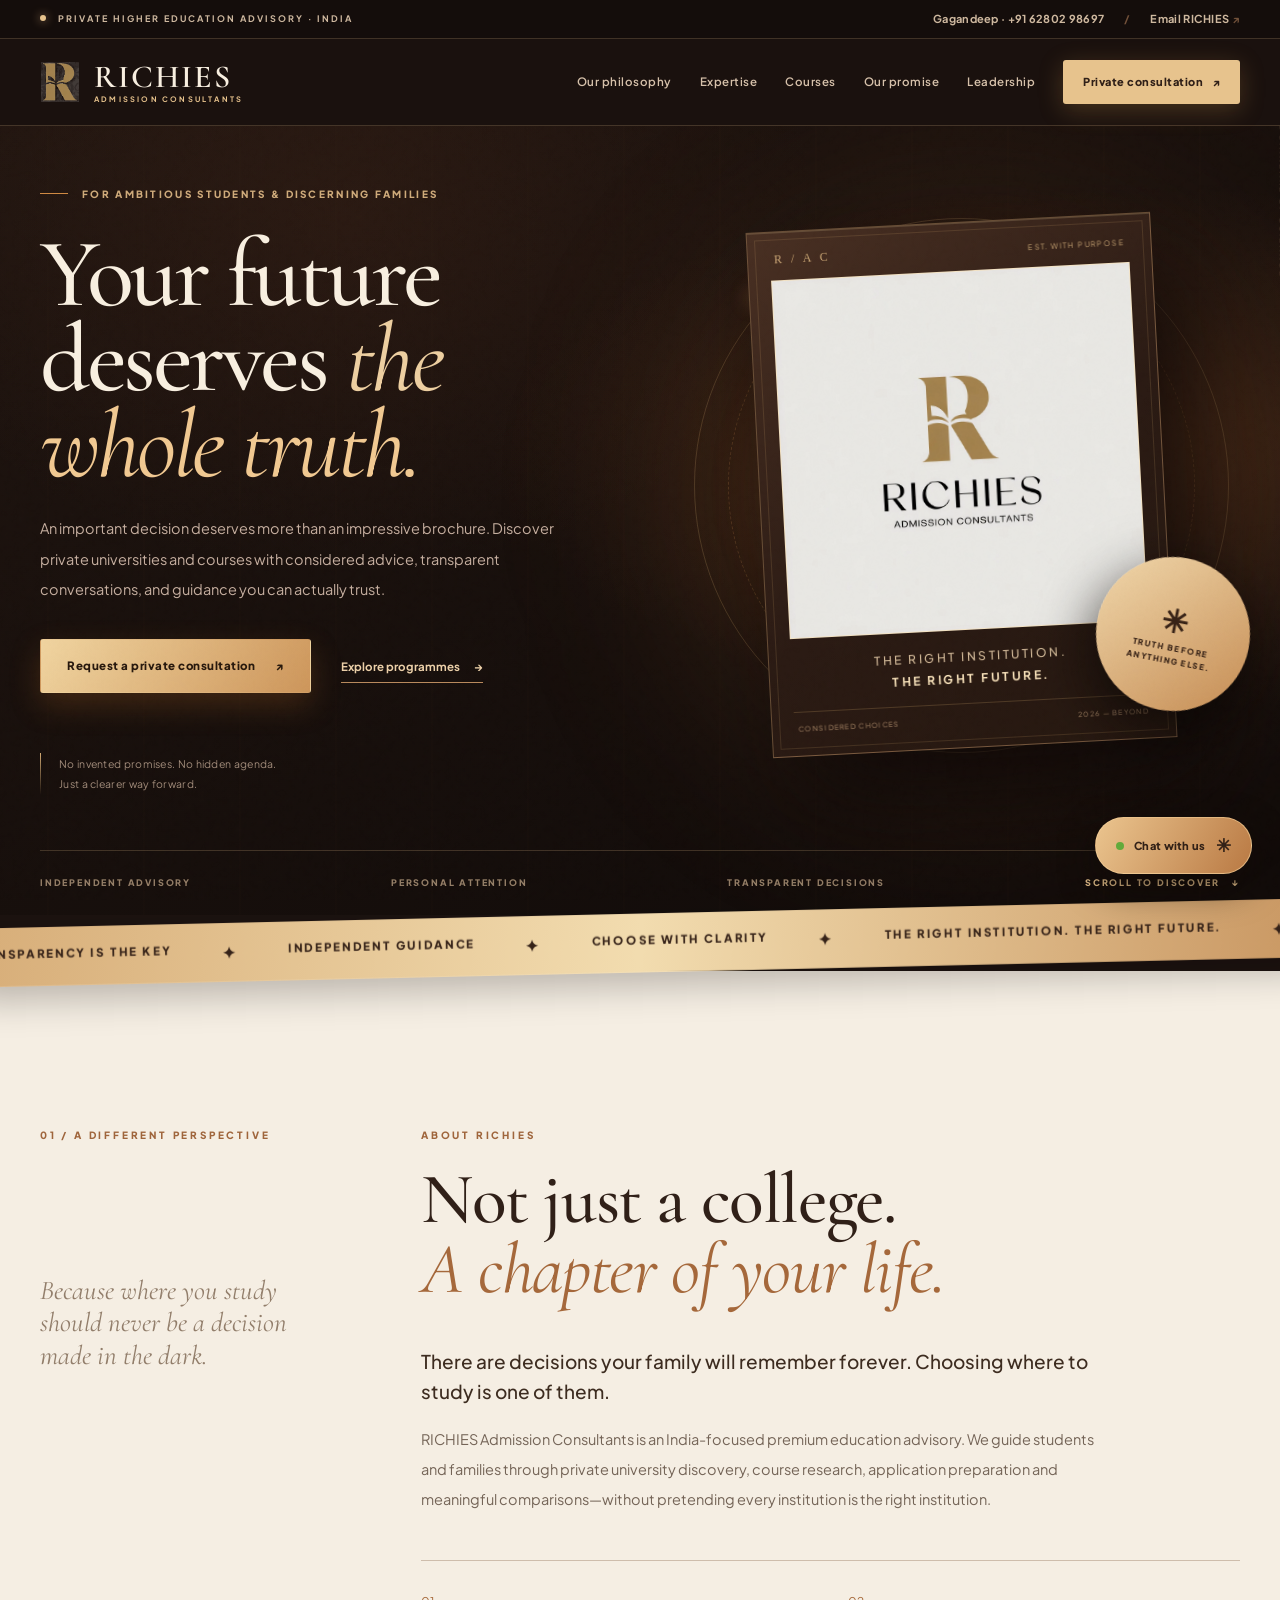
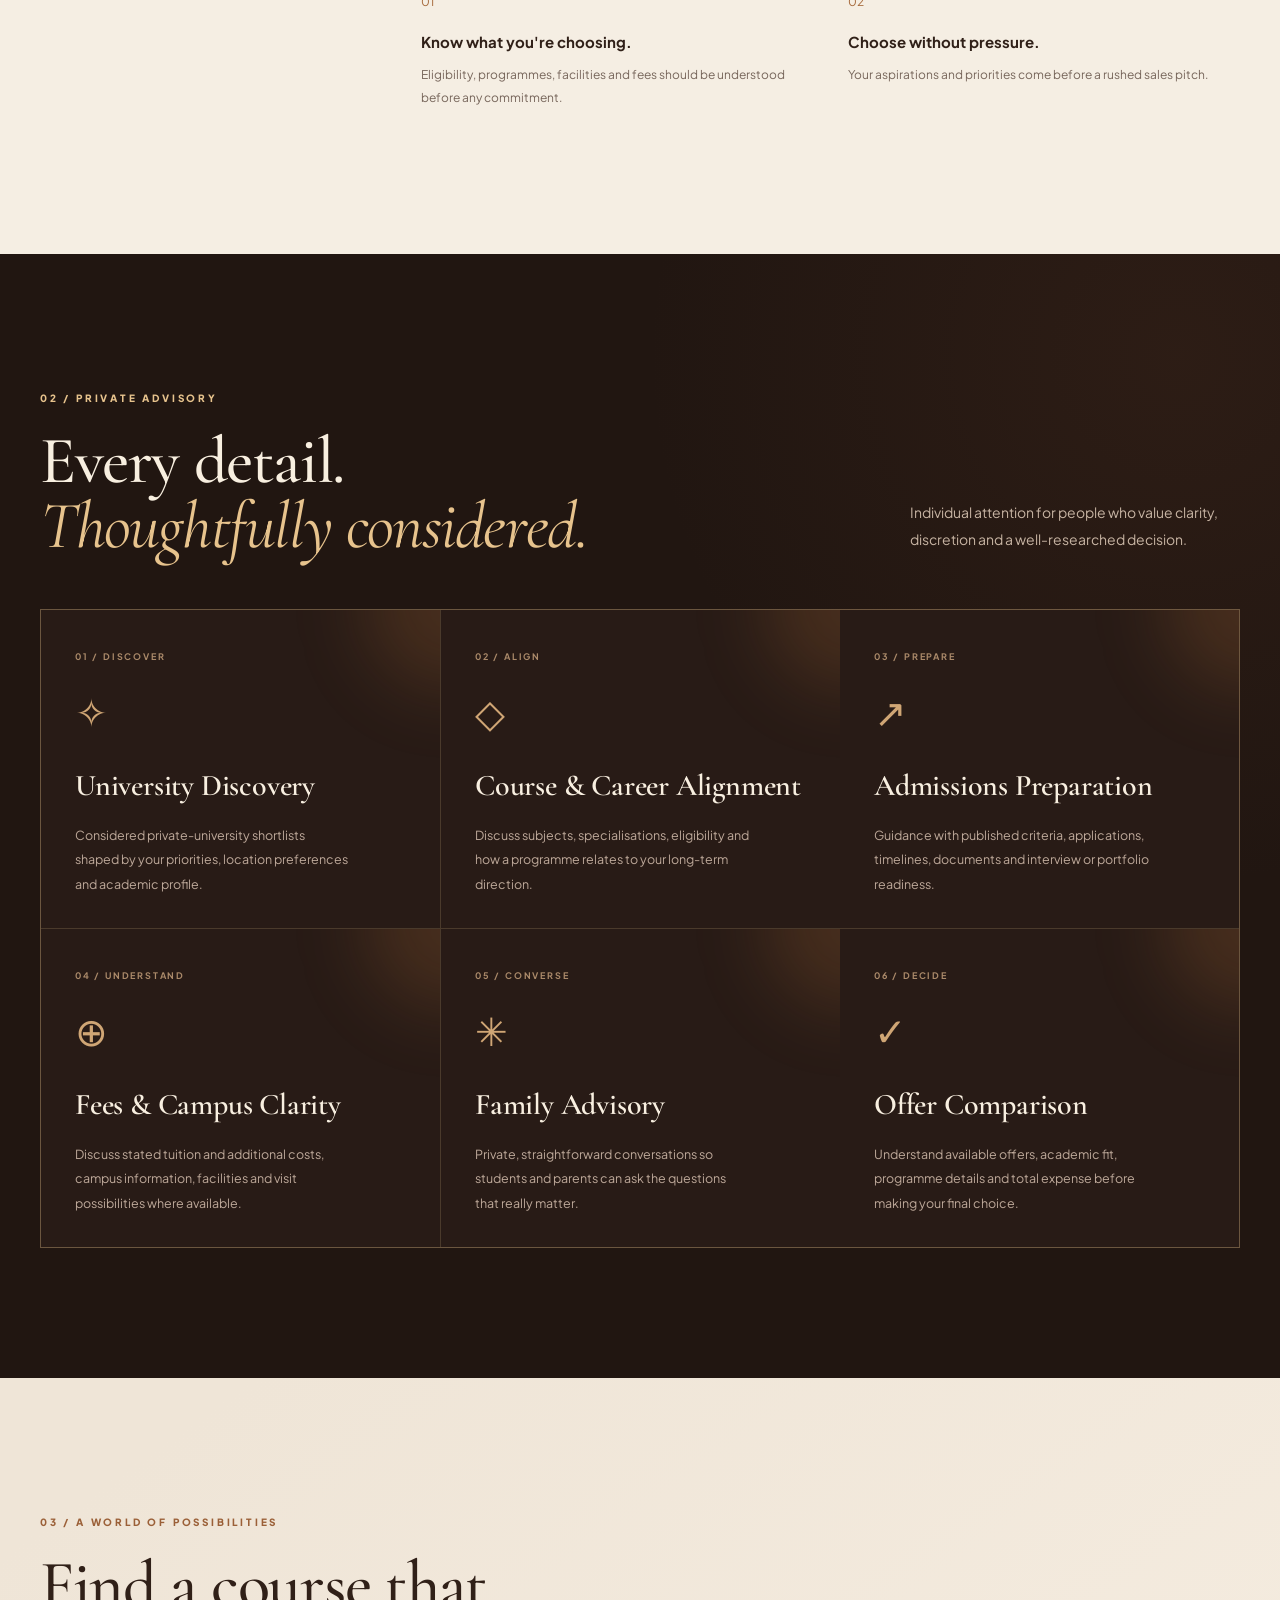
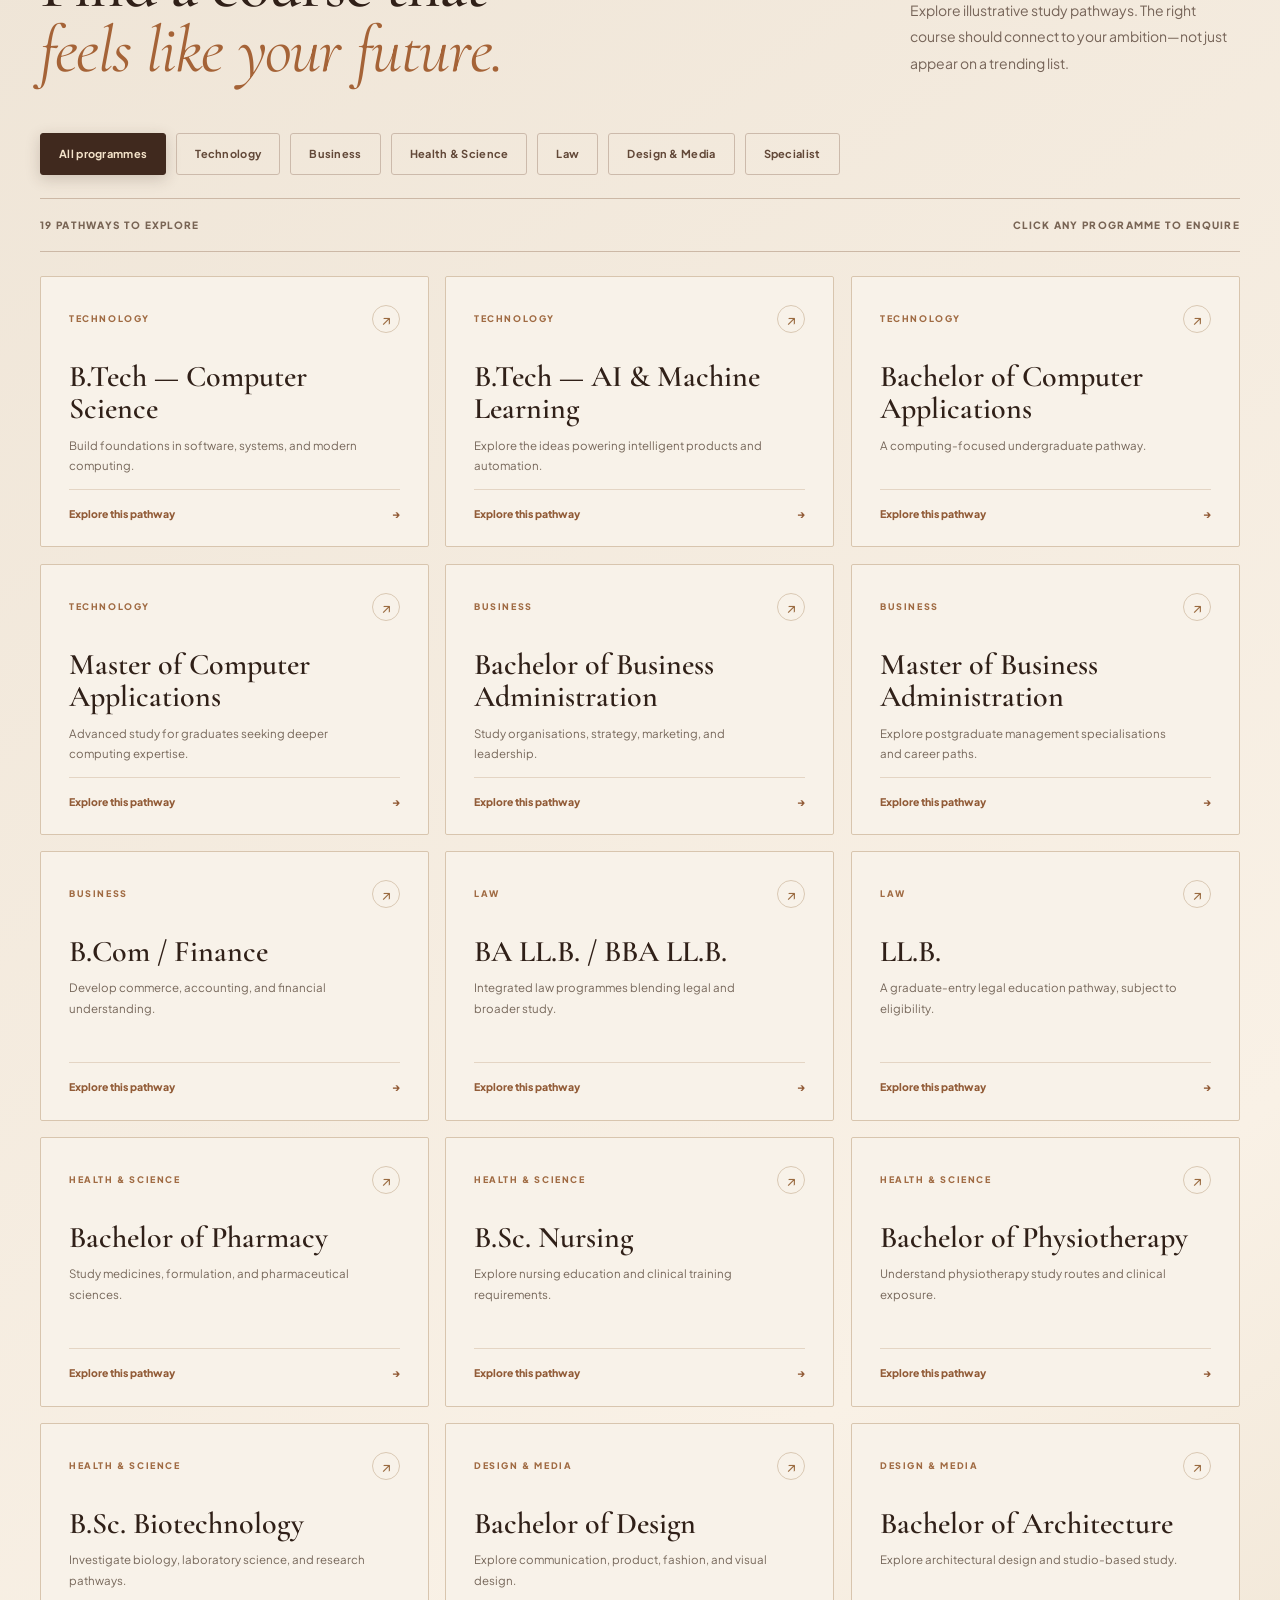
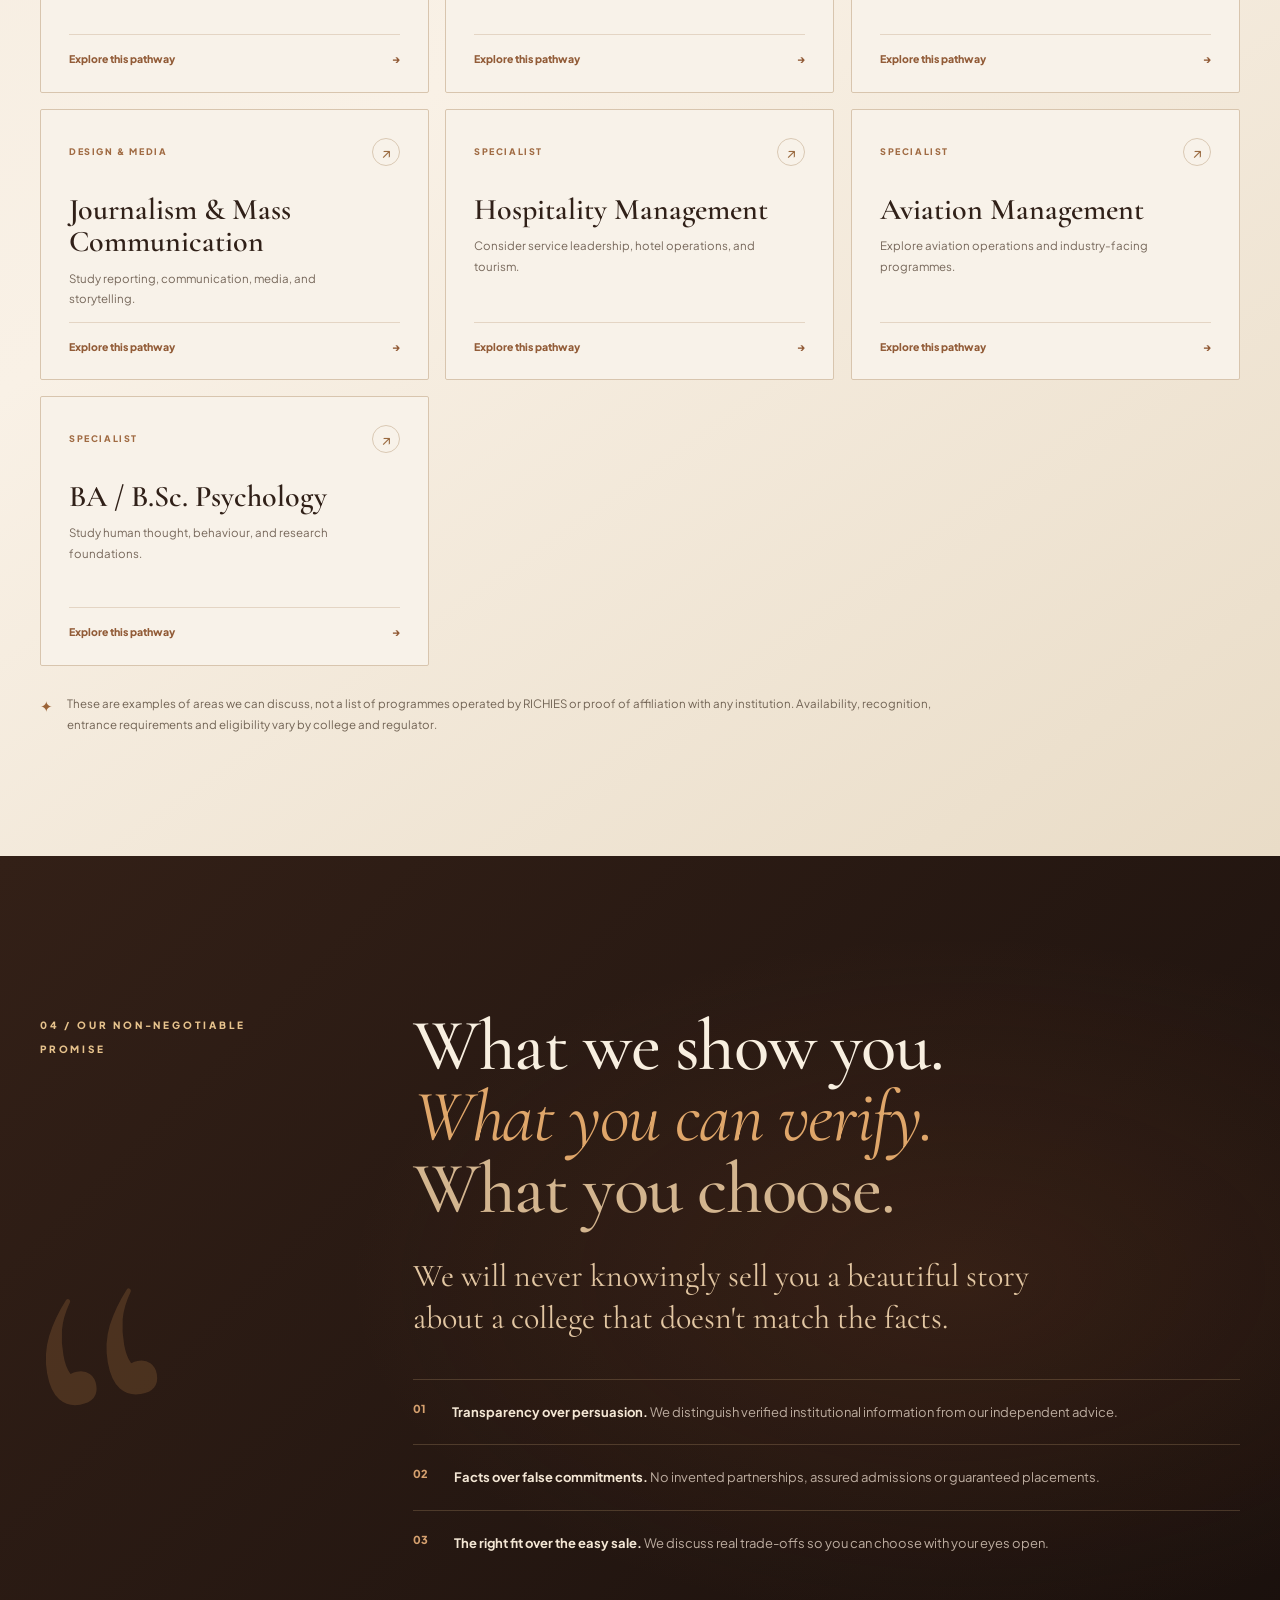
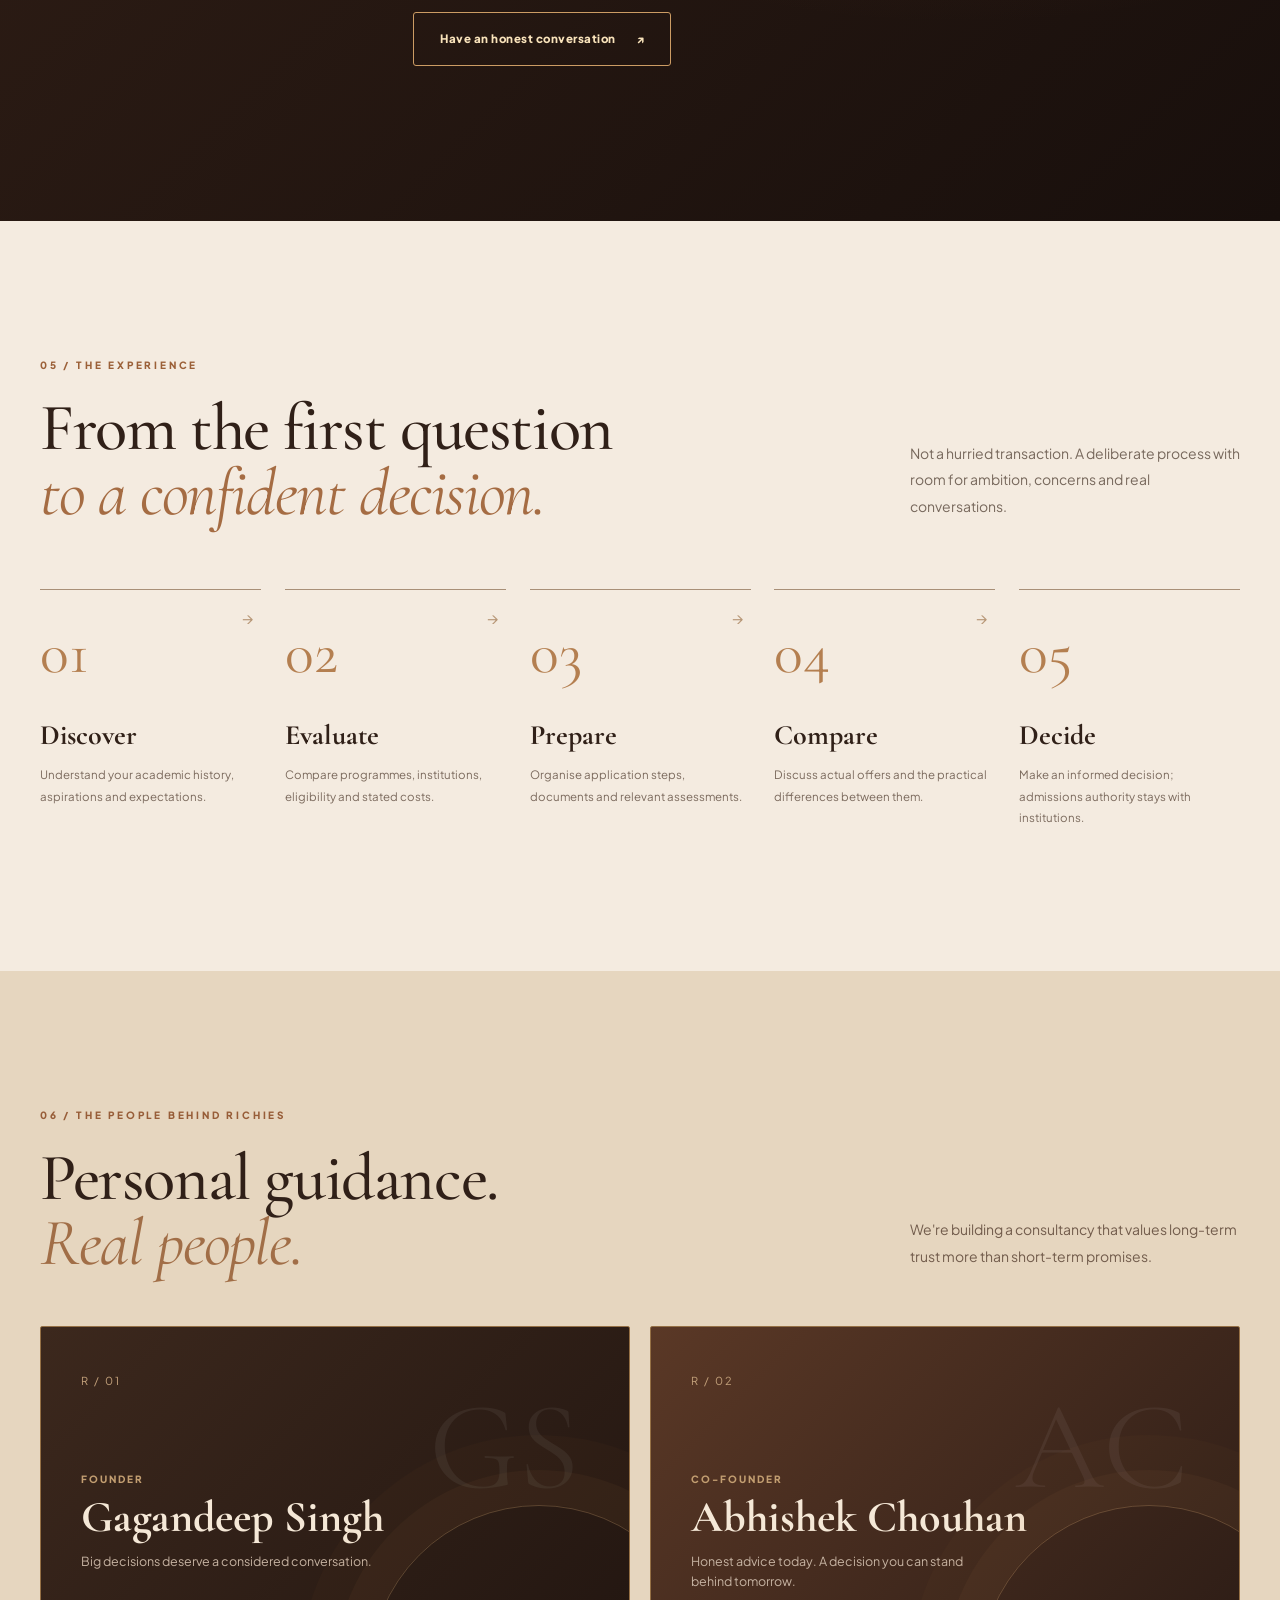
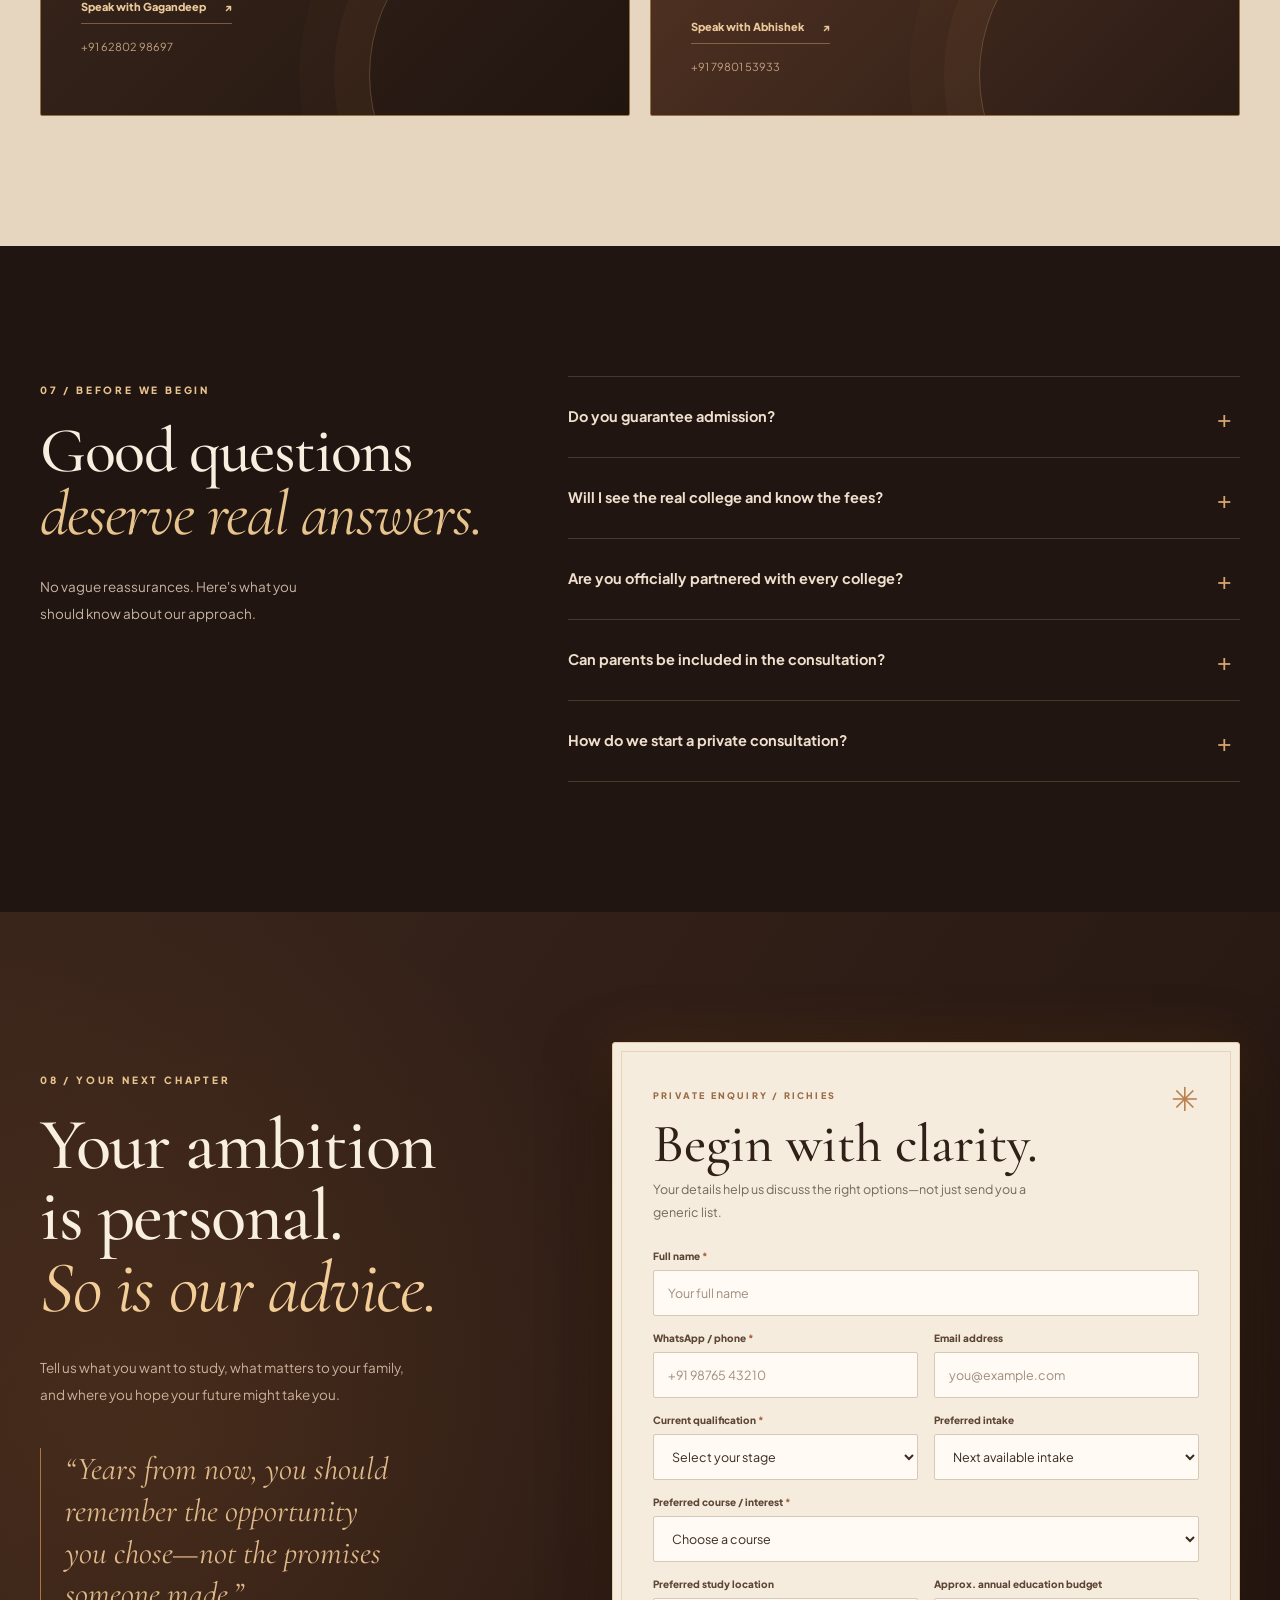
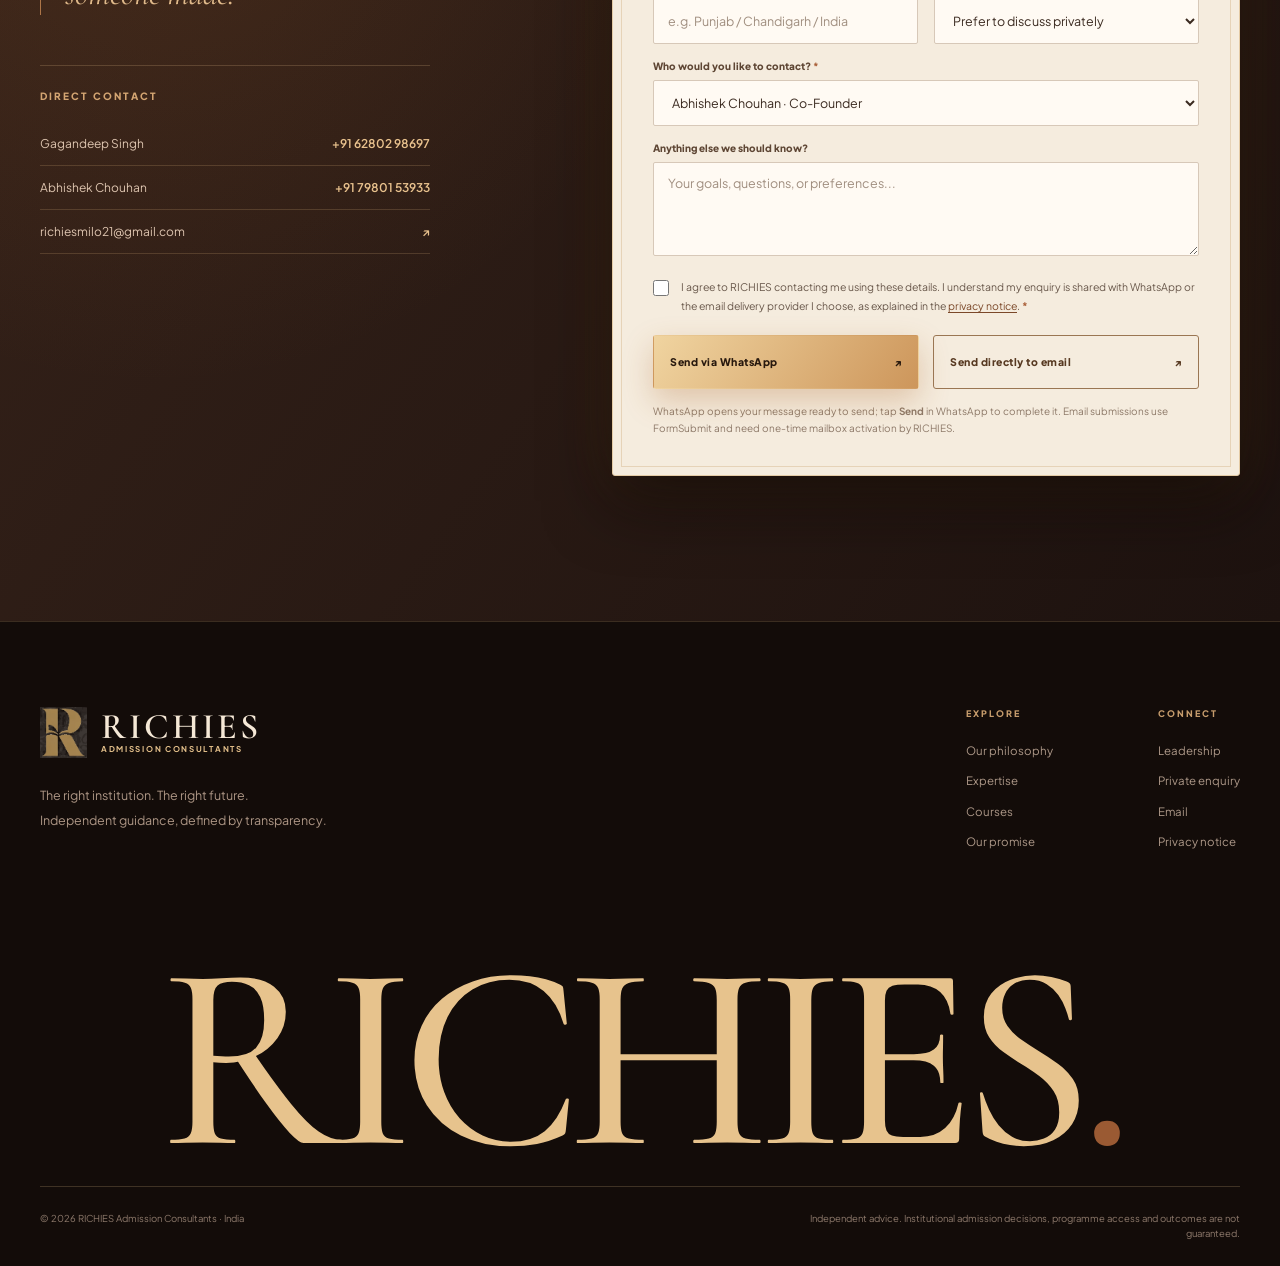
<file: index.html>
<!doctype html>
<html lang="en">
<head>
  <meta charset="utf-8">
  <meta name="viewport" content="width=device-width, initial-scale=1">
  <meta name="theme-color" content="#1b120f">
  <meta name="robots" content="index, follow">

  <title>RICHIES Admission Consultants | Premium, Transparent University Guidance</title>
  <meta name="description" content="RICHIES Admission Consultants — premium, independent guidance for private universities and courses in India. Honest university comparisons, transparent costs and personal admission support.">

  <!-- Open Graph / Social Sharing -->
  <meta property="og:type" content="website">
  <meta property="og:title" content="RICHIES — The right institution. The right future.">
  <meta property="og:description" content="Private higher education advisory with one non-negotiable principle: transparency.">
  <meta property="og:image" content="assets/richies-original-logo.png">

  <!-- Twitter Meta -->
  <meta name="twitter:card" content="summary_large_image">
  <meta name="twitter:title" content="RICHIES Admission Consultants">
  <meta name="twitter:description" content="Considered higher education advisory and transparent guidance across India.">
  <meta name="twitter:image" content="assets/richies-original-logo.png">

  <!-- Favicons & Manifest -->
  <link rel="icon" type="image/png" href="assets/favicon.png">
  <link rel="apple-touch-icon" href="assets/favicon.png">
  <link rel="manifest" href="manifest.json">

  <!-- Performance-Optimized Google Fonts (Cormorant Garamond & Plus Jakarta Sans) -->
  <link rel="preconnect" href="https://fonts.googleapis.com">
  <link rel="preconnect" href="https://fonts.gstatic.com" crossorigin>
  <link href="https://fonts.googleapis.com/css2?family=Cormorant+Garamond:ital,wght@0,400;0,500;0,600;0,700;1,400;1,600&family=Plus+Jakarta+Sans:wght@400;500;600;700;800&display=swap" rel="stylesheet">

  <!-- Stylesheet & Script -->
  <link rel="stylesheet" href="styles.css">
  <script defer src="app.js"></script>

  <!-- Schema.org Structured Data -->
  <script type="application/ld+json">
  {
    "@context": "https://schema.org",
    "@type": "EducationalOrganization",
    "name": "RICHIES Admission Consultants",
    "description": "Independent private higher education advisory in India providing transparent university and course guidance.",
    "telephone": "+916280298697",
    "email": "richiesmilo21@gmail.com",
    "address": {
      "@type": "PostalAddress",
      "addressCountry": "IN"
    },
    "founder": [
      {
        "@type": "Person",
        "name": "Gagandeep Singh",
        "jobTitle": "Founder"
      },
      {
        "@type": "Person",
        "name": "Abhishek Chouhan",
        "jobTitle": "Co-Founder"
      }
    ]
  }
  </script>
</head>
<body>
  <!-- Accessibility Skip Link -->
  <a class="skip-link" href="#main">Skip to main content</a>

  <!-- Hardware-Composited Scroll Progress Bar -->
  <div class="scroll-progress" id="scrollProgress" aria-hidden="true"></div>

  <!-- Performance-Isolated Ambient Grain Layer -->
  <div class="grain" aria-hidden="true"></div>

  <!-- Utility Header -->
  <div class="utility-bar">
    <div class="shell utility-inner">
      <span><span class="gold-dot" aria-hidden="true"></span> PRIVATE HIGHER EDUCATION ADVISORY · INDIA</span>
      <div class="utility-right">
        <a href="tel:+916280298697">Gagandeep · +91 62802 98697</a>
        <span aria-hidden="true">/</span>
        <a href="mailto:richiesmilo21@gmail.com">Email RICHIES <span aria-hidden="true">↗</span></a>
      </div>
    </div>
  </div>

  <!-- Main Navigation Bar -->
  <header class="site-header" id="siteHeader">
    <nav class="shell nav-bar" aria-label="Main navigation">
      <a class="identity" href="#home" aria-label="RICHIES, go to homepage">
        <span class="identity-icon">
          <picture>
            <source srcset="assets/richies-monogram.webp" type="image/webp">
            <img src="assets/richies-monogram.png" alt="RICHIES Monogram" width="37" height="41" decoding="async">
          </picture>
        </span>
        <span class="identity-word">RICHIES <small>ADMISSION CONSULTANTS</small></span>
      </a>

      <button class="menu-toggle" id="menuToggle" type="button" aria-expanded="false" aria-controls="navLinks" aria-label="Toggle navigation menu">
        <span></span>
        <span></span>
        <span class="sr-only">Toggle menu</span>
      </button>

      <div class="nav-links" id="navLinks">
        <a href="#about">Our philosophy</a>
        <a href="#services">Expertise</a>
        <a href="#courses">Courses</a>
        <a href="#promise">Our promise</a>
        <a href="#people">Leadership</a>
        <a class="nav-cta" href="#consultation">Private consultation <span aria-hidden="true">↗</span></a>
      </div>
    </nav>
  </header>

  <main id="main">
    <!-- Hero Section -->
    <section class="hero" id="home">
      <div class="hero-halo" aria-hidden="true"></div>
      <div class="shell hero-layout">
        <div class="hero-copy reveal">
          <span class="overline"><span class="eyebrow-rule"></span> FOR AMBITIOUS STUDENTS &amp; DISCERNING FAMILIES</span>
          <h1>Your future<br>deserves <em>the<br><span>whole truth.</span></em></h1>
          <p class="hero-sub">An important decision deserves more than an impressive brochure. Discover private universities and courses with considered advice, transparent conversations, and guidance you can actually trust.</p>
          <div class="hero-actions">
            <a href="#consultation" class="button button-gold">Request a private consultation <span aria-hidden="true">↗</span></a>
            <a href="#courses" class="text-link">Explore programmes <span aria-hidden="true">→</span></a>
          </div>
          <div class="hero-footer-line">
            <span class="fine-stroke" aria-hidden="true"></span>
            <span>No invented promises. No hidden agenda.<br>Just a clearer way forward.</span>
          </div>
        </div>

        <div class="hero-showcase reveal">
          <div class="showcase-orbit orbit-one" aria-hidden="true"></div>
          <div class="showcase-orbit orbit-two" aria-hidden="true"></div>
          <div class="showcase-glow" aria-hidden="true"></div>
          <div class="showcase-card">
            <div class="showcase-corner">R / A C <span>EST. WITH PURPOSE</span></div>
            <div class="logo-frame">
              <picture>
                <source srcset="assets/richies-original-logo.webp" type="image/webp">
                <img src="assets/richies-original-logo.png" alt="RICHIES Admission Consultants original gold monogram and wordmark" width="440" height="440" fetchpriority="high" decoding="async">
              </picture>
            </div>
            <p>THE RIGHT INSTITUTION.<br><strong>THE RIGHT FUTURE.</strong></p>
            <div class="showcase-foot">
              <span>CONSIDERED CHOICES</span>
              <span>2026 — BEYOND</span>
            </div>
          </div>
          <div class="floating-seal">
            <span class="seal-star" aria-hidden="true">✳</span>
            <span>TRUTH BEFORE<br>ANYTHING ELSE.</span>
          </div>
          <span class="hero-side-note">A MORE PERSONAL STANDARD OF GUIDANCE</span>
        </div>
      </div>

      <div class="shell hero-bottom">
        <span>INDEPENDENT ADVISORY</span>
        <span>PERSONAL ATTENTION</span>
        <span>TRANSPARENT DECISIONS</span>
        <a href="#about">SCROLL TO DISCOVER <span aria-hidden="true">↓</span></a>
      </div>
    </section>

    <!-- Marquee Banner -->
    <div class="ticker" aria-hidden="true">
      <div class="ticker-track">
        TRANSPARENCY IS THE KEY <b>✦</b> INDEPENDENT GUIDANCE <b>✦</b> CHOOSE WITH CLARITY <b>✦</b> THE RIGHT INSTITUTION. THE RIGHT FUTURE. <b>✦</b> TRANSPARENCY IS THE KEY <b>✦</b> INDEPENDENT GUIDANCE <b>✦</b> CHOOSE WITH CLARITY <b>✦</b> THE RIGHT INSTITUTION. THE RIGHT FUTURE. <b>✦</b>
      </div>
    </div>

    <!-- 01 Philosophy Section -->
    <section class="section introduction" id="about">
      <div class="shell intro-grid">
        <div class="intro-label reveal">
          <span class="section-kicker">01 / A DIFFERENT PERSPECTIVE</span>
          <p class="side-quote">Because where you study should never be a decision made in the dark.</p>
        </div>
        <div class="intro-main reveal">
          <span class="section-kicker">ABOUT RICHIES</span>
          <h2>Not just a college.<br><em>A chapter of your life.</em></h2>
          <p class="lead-copy">There are decisions your family will remember forever. Choosing where to study is one of them.</p>
          <p>RICHIES Admission Consultants is an India-focused premium education advisory. We guide students and families through private university discovery, course research, application preparation and meaningful comparisons—without pretending every institution is the right institution.</p>
          <div class="intro-principles">
            <div>
              <span class="principle-icon">01</span>
              <strong>Know what you're choosing.</strong>
              <p>Eligibility, programmes, facilities and fees should be understood before any commitment.</p>
            </div>
            <div>
              <span class="principle-icon">02</span>
              <strong>Choose without pressure.</strong>
              <p>Your aspirations and priorities come before a rushed sales pitch.</p>
            </div>
          </div>
        </div>
      </div>
    </section>

    <!-- 02 Services Section -->
    <section class="section services-section" id="services">
      <div class="shell">
        <div class="section-heading reveal">
          <div>
            <span class="section-kicker">02 / PRIVATE ADVISORY</span>
            <h2>Every detail.<br><em>Thoughtfully considered.</em></h2>
          </div>
          <p>Individual attention for people who value clarity, discretion and a well-researched decision.</p>
        </div>
        <div class="services-grid">
          <article class="service-card reveal">
            <span class="service-index">01 / DISCOVER</span>
            <div class="service-mark">✧</div>
            <h3>University Discovery</h3>
            <p>Considered private-university shortlists shaped by your priorities, location preferences and academic profile.</p>
          </article>
          <article class="service-card reveal">
            <span class="service-index">02 / ALIGN</span>
            <div class="service-mark">◇</div>
            <h3>Course &amp; Career Alignment</h3>
            <p>Discuss subjects, specialisations, eligibility and how a programme relates to your long-term direction.</p>
          </article>
          <article class="service-card reveal">
            <span class="service-index">03 / PREPARE</span>
            <div class="service-mark">↗</div>
            <h3>Admissions Preparation</h3>
            <p>Guidance with published criteria, applications, timelines, documents and interview or portfolio readiness.</p>
          </article>
          <article class="service-card reveal">
            <span class="service-index">04 / UNDERSTAND</span>
            <div class="service-mark">⊕</div>
            <h3>Fees &amp; Campus Clarity</h3>
            <p>Discuss stated tuition and additional costs, campus information, facilities and visit possibilities where available.</p>
          </article>
          <article class="service-card reveal">
            <span class="service-index">05 / CONVERSE</span>
            <div class="service-mark">✳</div>
            <h3>Family Advisory</h3>
            <p>Private, straightforward conversations so students and parents can ask the questions that really matter.</p>
          </article>
          <article class="service-card reveal">
            <span class="service-index">06 / DECIDE</span>
            <div class="service-mark">✓</div>
            <h3>Offer Comparison</h3>
            <p>Understand available offers, academic fit, programme details and total expense before making your final choice.</p>
          </article>
        </div>
      </div>
    </section>

    <!-- 03 Courses Section -->
    <section class="section courses-section" id="courses">
      <div class="shell">
        <div class="section-heading courses-heading reveal">
          <div>
            <span class="section-kicker">03 / A WORLD OF POSSIBILITIES</span>
            <h2>Find a course that<br><em>feels like your future.</em></h2>
          </div>
          <p>Explore illustrative study pathways. The right course should connect to your ambition—not just appear on a trending list.</p>
        </div>

        <div class="filter-bar reveal" id="courseFilters" role="toolbar" aria-label="Filter courses by field">
          <button class="filter-button active" type="button" data-filter="All programmes" aria-pressed="true">All programmes</button>
          <button class="filter-button" type="button" data-filter="Technology" aria-pressed="false">Technology</button>
          <button class="filter-button" type="button" data-filter="Business" aria-pressed="false">Business</button>
          <button class="filter-button" type="button" data-filter="Health &amp; Science" aria-pressed="false">Health &amp; Science</button>
          <button class="filter-button" type="button" data-filter="Law" aria-pressed="false">Law</button>
          <button class="filter-button" type="button" data-filter="Design &amp; Media" aria-pressed="false">Design &amp; Media</button>
          <button class="filter-button" type="button" data-filter="Specialist" aria-pressed="false">Specialist</button>
        </div>

        <div class="courses-meta">
          <span id="courseCount" aria-live="polite">19 pathways to explore</span>
          <span>CLICK ANY PROGRAMME TO ENQUIRE</span>
        </div>

        <div class="courses-grid" id="courseGrid">
          <article class="course-card reveal" data-category="Technology" data-course="B.Tech — Computer Science">
            <div class="course-top"><span class="course-type">Technology</span><span class="course-arrow" aria-hidden="true">↗</span></div>
            <h3>B.Tech — Computer Science</h3>
            <p>Build foundations in software, systems, and modern computing.</p>
            <button class="course-cta" type="button" data-select-course="B.Tech — Computer Science" aria-label="Enquire about B.Tech — Computer Science">Explore this pathway <span aria-hidden="true">→</span></button>
          </article>

          <article class="course-card reveal" data-category="Technology" data-course="B.Tech — AI &amp; Machine Learning">
            <div class="course-top"><span class="course-type">Technology</span><span class="course-arrow" aria-hidden="true">↗</span></div>
            <h3>B.Tech — AI &amp; Machine Learning</h3>
            <p>Explore the ideas powering intelligent products and automation.</p>
            <button class="course-cta" type="button" data-select-course="B.Tech — AI &amp; Machine Learning" aria-label="Enquire about B.Tech — AI &amp; Machine Learning">Explore this pathway <span aria-hidden="true">→</span></button>
          </article>

          <article class="course-card reveal" data-category="Technology" data-course="Bachelor of Computer Applications">
            <div class="course-top"><span class="course-type">Technology</span><span class="course-arrow" aria-hidden="true">↗</span></div>
            <h3>Bachelor of Computer Applications</h3>
            <p>A computing-focused undergraduate pathway.</p>
            <button class="course-cta" type="button" data-select-course="Bachelor of Computer Applications" aria-label="Enquire about Bachelor of Computer Applications">Explore this pathway <span aria-hidden="true">→</span></button>
          </article>

          <article class="course-card reveal" data-category="Technology" data-course="Master of Computer Applications">
            <div class="course-top"><span class="course-type">Technology</span><span class="course-arrow" aria-hidden="true">↗</span></div>
            <h3>Master of Computer Applications</h3>
            <p>Advanced study for graduates seeking deeper computing expertise.</p>
            <button class="course-cta" type="button" data-select-course="Master of Computer Applications" aria-label="Enquire about Master of Computer Applications">Explore this pathway <span aria-hidden="true">→</span></button>
          </article>

          <article class="course-card reveal" data-category="Business" data-course="Bachelor of Business Administration">
            <div class="course-top"><span class="course-type">Business</span><span class="course-arrow" aria-hidden="true">↗</span></div>
            <h3>Bachelor of Business Administration</h3>
            <p>Study organisations, strategy, marketing, and leadership.</p>
            <button class="course-cta" type="button" data-select-course="Bachelor of Business Administration" aria-label="Enquire about Bachelor of Business Administration">Explore this pathway <span aria-hidden="true">→</span></button>
          </article>

          <article class="course-card reveal" data-category="Business" data-course="Master of Business Administration">
            <div class="course-top"><span class="course-type">Business</span><span class="course-arrow" aria-hidden="true">↗</span></div>
            <h3>Master of Business Administration</h3>
            <p>Explore postgraduate management specialisations and career paths.</p>
            <button class="course-cta" type="button" data-select-course="Master of Business Administration" aria-label="Enquire about Master of Business Administration">Explore this pathway <span aria-hidden="true">→</span></button>
          </article>

          <article class="course-card reveal" data-category="Business" data-course="B.Com / Finance">
            <div class="course-top"><span class="course-type">Business</span><span class="course-arrow" aria-hidden="true">↗</span></div>
            <h3>B.Com / Finance</h3>
            <p>Develop commerce, accounting, and financial understanding.</p>
            <button class="course-cta" type="button" data-select-course="B.Com / Finance" aria-label="Enquire about B.Com / Finance">Explore this pathway <span aria-hidden="true">→</span></button>
          </article>

          <article class="course-card reveal" data-category="Law" data-course="BA LL.B. / BBA LL.B.">
            <div class="course-top"><span class="course-type">Law</span><span class="course-arrow" aria-hidden="true">↗</span></div>
            <h3>BA LL.B. / BBA LL.B.</h3>
            <p>Integrated law programmes blending legal and broader study.</p>
            <button class="course-cta" type="button" data-select-course="BA LL.B. / BBA LL.B." aria-label="Enquire about BA LL.B. / BBA LL.B.">Explore this pathway <span aria-hidden="true">→</span></button>
          </article>

          <article class="course-card reveal" data-category="Law" data-course="LL.B.">
            <div class="course-top"><span class="course-type">Law</span><span class="course-arrow" aria-hidden="true">↗</span></div>
            <h3>LL.B.</h3>
            <p>A graduate-entry legal education pathway, subject to eligibility.</p>
            <button class="course-cta" type="button" data-select-course="LL.B." aria-label="Enquire about LL.B.">Explore this pathway <span aria-hidden="true">→</span></button>
          </article>

          <article class="course-card reveal" data-category="Health &amp; Science" data-course="Bachelor of Pharmacy">
            <div class="course-top"><span class="course-type">Health &amp; Science</span><span class="course-arrow" aria-hidden="true">↗</span></div>
            <h3>Bachelor of Pharmacy</h3>
            <p>Study medicines, formulation, and pharmaceutical sciences.</p>
            <button class="course-cta" type="button" data-select-course="Bachelor of Pharmacy" aria-label="Enquire about Bachelor of Pharmacy">Explore this pathway <span aria-hidden="true">→</span></button>
          </article>

          <article class="course-card reveal" data-category="Health &amp; Science" data-course="B.Sc. Nursing">
            <div class="course-top"><span class="course-type">Health &amp; Science</span><span class="course-arrow" aria-hidden="true">↗</span></div>
            <h3>B.Sc. Nursing</h3>
            <p>Explore nursing education and clinical training requirements.</p>
            <button class="course-cta" type="button" data-select-course="B.Sc. Nursing" aria-label="Enquire about B.Sc. Nursing">Explore this pathway <span aria-hidden="true">→</span></button>
          </article>

          <article class="course-card reveal" data-category="Health &amp; Science" data-course="Bachelor of Physiotherapy">
            <div class="course-top"><span class="course-type">Health &amp; Science</span><span class="course-arrow" aria-hidden="true">↗</span></div>
            <h3>Bachelor of Physiotherapy</h3>
            <p>Understand physiotherapy study routes and clinical exposure.</p>
            <button class="course-cta" type="button" data-select-course="Bachelor of Physiotherapy" aria-label="Enquire about Bachelor of Physiotherapy">Explore this pathway <span aria-hidden="true">→</span></button>
          </article>

          <article class="course-card reveal" data-category="Health &amp; Science" data-course="B.Sc. Biotechnology">
            <div class="course-top"><span class="course-type">Health &amp; Science</span><span class="course-arrow" aria-hidden="true">↗</span></div>
            <h3>B.Sc. Biotechnology</h3>
            <p>Investigate biology, laboratory science, and research pathways.</p>
            <button class="course-cta" type="button" data-select-course="B.Sc. Biotechnology" aria-label="Enquire about B.Sc. Biotechnology">Explore this pathway <span aria-hidden="true">→</span></button>
          </article>

          <article class="course-card reveal" data-category="Design &amp; Media" data-course="Bachelor of Design">
            <div class="course-top"><span class="course-type">Design &amp; Media</span><span class="course-arrow" aria-hidden="true">↗</span></div>
            <h3>Bachelor of Design</h3>
            <p>Explore communication, product, fashion, and visual design.</p>
            <button class="course-cta" type="button" data-select-course="Bachelor of Design" aria-label="Enquire about Bachelor of Design">Explore this pathway <span aria-hidden="true">→</span></button>
          </article>

          <article class="course-card reveal" data-category="Design &amp; Media" data-course="Bachelor of Architecture">
            <div class="course-top"><span class="course-type">Design &amp; Media</span><span class="course-arrow" aria-hidden="true">↗</span></div>
            <h3>Bachelor of Architecture</h3>
            <p>Explore architectural design and studio-based study.</p>
            <button class="course-cta" type="button" data-select-course="Bachelor of Architecture" aria-label="Enquire about Bachelor of Architecture">Explore this pathway <span aria-hidden="true">→</span></button>
          </article>

          <article class="course-card reveal" data-category="Design &amp; Media" data-course="Journalism &amp; Mass Communication">
            <div class="course-top"><span class="course-type">Design &amp; Media</span><span class="course-arrow" aria-hidden="true">↗</span></div>
            <h3>Journalism &amp; Mass Communication</h3>
            <p>Study reporting, communication, media, and storytelling.</p>
            <button class="course-cta" type="button" data-select-course="Journalism &amp; Mass Communication" aria-label="Enquire about Journalism &amp; Mass Communication">Explore this pathway <span aria-hidden="true">→</span></button>
          </article>

          <article class="course-card reveal" data-category="Specialist" data-course="Hospitality Management">
            <div class="course-top"><span class="course-type">Specialist</span><span class="course-arrow" aria-hidden="true">↗</span></div>
            <h3>Hospitality Management</h3>
            <p>Consider service leadership, hotel operations, and tourism.</p>
            <button class="course-cta" type="button" data-select-course="Hospitality Management" aria-label="Enquire about Hospitality Management">Explore this pathway <span aria-hidden="true">→</span></button>
          </article>

          <article class="course-card reveal" data-category="Specialist" data-course="Aviation Management">
            <div class="course-top"><span class="course-type">Specialist</span><span class="course-arrow" aria-hidden="true">↗</span></div>
            <h3>Aviation Management</h3>
            <p>Explore aviation operations and industry-facing programmes.</p>
            <button class="course-cta" type="button" data-select-course="Aviation Management" aria-label="Enquire about Aviation Management">Explore this pathway <span aria-hidden="true">→</span></button>
          </article>

          <article class="course-card reveal" data-category="Specialist" data-course="BA / B.Sc. Psychology">
            <div class="course-top"><span class="course-type">Specialist</span><span class="course-arrow" aria-hidden="true">↗</span></div>
            <h3>BA / B.Sc. Psychology</h3>
            <p>Study human thought, behaviour, and research foundations.</p>
            <button class="course-cta" type="button" data-select-course="BA / B.Sc. Psychology" aria-label="Enquire about BA / B.Sc. Psychology">Explore this pathway <span aria-hidden="true">→</span></button>
          </article>
        </div>

        <div class="course-disclaimer">
          <span class="tiny-gold">✦</span>
          <p>These are examples of areas we can discuss, not a list of programmes operated by RICHIES or proof of affiliation with any institution. Availability, recognition, entrance requirements and eligibility vary by college and regulator.</p>
        </div>
      </div>
    </section>

    <!-- 04 Our Promise Section -->
    <section class="section statement" id="promise">
      <div class="shell promise-layout">
        <div class="promise-left reveal">
          <span class="section-kicker">04 / OUR NON-NEGOTIABLE PROMISE</span>
          <div class="promise-decoration" aria-hidden="true">“</div>
        </div>
        <div class="promise-right reveal">
          <h2>What we show you.<br><em>What you can verify.</em><br><span>What you choose.</span></h2>
          <p class="statement-lead">We will never knowingly sell you a beautiful story about a college that doesn't match the facts.</p>
          <div class="promise-lines">
            <div>
              <span>01</span>
              <p><strong>Transparency over persuasion.</strong> We distinguish verified institutional information from our independent advice.</p>
            </div>
            <div>
              <span>02</span>
              <p><strong>Facts over false commitments.</strong> No invented partnerships, assured admissions or guaranteed placements.</p>
            </div>
            <div>
              <span>03</span>
              <p><strong>The right fit over the easy sale.</strong> We discuss real trade-offs so you can choose with your eyes open.</p>
            </div>
          </div>
          <a href="#consultation" class="button button-outline-gold">Have an honest conversation <span aria-hidden="true">↗</span></a>
        </div>
      </div>
    </section>

    <!-- 05 Experience Journey Section -->
    <section class="section journey-section" id="journey">
      <div class="shell">
        <div class="section-heading reveal">
          <div>
            <span class="section-kicker">05 / THE EXPERIENCE</span>
            <h2>From the first question<br><em>to a confident decision.</em></h2>
          </div>
          <p>Not a hurried transaction. A deliberate process with room for ambition, concerns and real conversations.</p>
        </div>
        <div class="journey-steps">
          <div class="journey-step reveal">
            <span>01</span>
            <h3>Discover</h3>
            <p>Understand your academic history, aspirations and expectations.</p>
          </div>
          <div class="journey-step reveal">
            <span>02</span>
            <h3>Evaluate</h3>
            <p>Compare programmes, institutions, eligibility and stated costs.</p>
          </div>
          <div class="journey-step reveal">
            <span>03</span>
            <h3>Prepare</h3>
            <p>Organise application steps, documents and relevant assessments.</p>
          </div>
          <div class="journey-step reveal">
            <span>04</span>
            <h3>Compare</h3>
            <p>Discuss actual offers and the practical differences between them.</p>
          </div>
          <div class="journey-step reveal">
            <span>05</span>
            <h3>Decide</h3>
            <p>Make an informed decision; admissions authority stays with institutions.</p>
          </div>
        </div>
      </div>
    </section>

    <!-- 06 Leadership Section -->
    <section class="section leadership-section" id="people">
      <div class="shell">
        <div class="section-heading reveal">
          <div>
            <span class="section-kicker">06 / THE PEOPLE BEHIND RICHIES</span>
            <h2>Personal guidance.<br><em>Real people.</em></h2>
          </div>
          <p>We're building a consultancy that values long-term trust more than short-term promises.</p>
        </div>
        <div class="leadership-grid">
          <article class="leader-card reveal">
            <span class="leader-no">R / 01</span>
            <span class="leader-monogram" aria-hidden="true">GS</span>
            <p class="leader-role">FOUNDER</p>
            <h3>Gagandeep Singh</h3>
            <p>Big decisions deserve a considered conversation.</p>
            <a href="https://wa.me/916280298697?text=Hello%20Gagandeep%20Sir%2C%20I%20would%20like%20a%20private%20admission%20consultation." target="_blank" rel="noopener noreferrer">Speak with Gagandeep <span aria-hidden="true">↗</span></a>
            <a class="leader-phone" href="tel:+916280298697">+91 62802 98697</a>
          </article>
          <article class="leader-card reveal">
            <span class="leader-no">R / 02</span>
            <span class="leader-monogram" aria-hidden="true">AC</span>
            <p class="leader-role">CO-FOUNDER</p>
            <h3>Abhishek Chouhan</h3>
            <p>Honest advice today. A decision you can stand behind tomorrow.</p>
            <a href="https://wa.me/917980153933?text=Hello%20Abhishek%20Sir%2C%20I%20would%20like%20a%20private%20admission%20consultation." target="_blank" rel="noopener noreferrer">Speak with Abhishek <span aria-hidden="true">↗</span></a>
            <a class="leader-phone" href="tel:+917980153933">+91 79801 53933</a>
          </article>
        </div>
      </div>
    </section>

    <!-- 07 FAQ Section -->
    <section class="section faq-section" id="faq">
      <div class="shell faq-layout">
        <div class="faq-intro reveal">
          <span class="section-kicker">07 / BEFORE WE BEGIN</span>
          <h2>Good questions<br><em>deserve real answers.</em></h2>
          <p>No vague reassurances. Here's what you should know about our approach.</p>
        </div>
        <div class="faq-list reveal">
          <details class="faq-item">
            <summary>Do you guarantee admission? <span class="faq-toggle" aria-hidden="true">+</span></summary>
            <p>No. Each university or institute determines its own eligibility, selection and admissions decisions. We help you understand the process and prepare.</p>
          </details>
          <details class="faq-item">
            <summary>Will I see the real college and know the fees? <span class="faq-toggle" aria-hidden="true">+</span></summary>
            <p>We'll discuss verifiable campus information, published costs and available visit arrangements. A physical campus visit is subject to institutional access and feasibility. We don't present unrelated images or claims as verified facts.</p>
          </details>
          <details class="faq-item">
            <summary>Are you officially partnered with every college? <span class="faq-toggle" aria-hidden="true">+</span></summary>
            <p>No. We offer independent admission guidance. Any official appointment or institutional partnership would require written authorisation and will never be implied without it.</p>
          </details>
          <details class="faq-item">
            <summary>Can parents be included in the consultation? <span class="faq-toggle" aria-hidden="true">+</span></summary>
            <p>Of course. Education is a deeply personal family decision. We welcome informed family conversations.</p>
          </details>
          <details class="faq-item">
            <summary>How do we start a private consultation? <span class="faq-toggle" aria-hidden="true">+</span></summary>
            <p>Fill in the form below, select Gagandeep or Abhishek, and send your enquiry through WhatsApp or email. We'll have the course and key details you entered to start a relevant conversation.</p>
          </details>
        </div>
      </div>
    </section>

    <!-- 08 Consultation Form Section -->
    <section class="section consultation-section" id="consultation">
      <div class="shell consultation-layout">
        <div class="consultation-copy reveal">
          <span class="section-kicker">08 / YOUR NEXT CHAPTER</span>
          <h2>Your ambition<br>is personal.<br><em>So is our advice.</em></h2>
          <p>Tell us what you want to study, what matters to your family, and where you hope your future might take you.</p>
          <div class="consult-quote">“Years from now, you should remember the opportunity you chose—not the promises someone made.”</div>
          <div class="consult-contact">
            <span>DIRECT CONTACT</span>
            <a href="tel:+916280298697">Gagandeep Singh <b>+91 62802 98697</b></a>
            <a href="tel:+917980153933">Abhishek Chouhan <b>+91 79801 53933</b></a>
            <a href="mailto:richiesmilo21@gmail.com">richiesmilo21@gmail.com <b aria-hidden="true">↗</b></a>
          </div>
        </div>

        <div class="form-panel reveal">
          <div class="form-heading">
            <span class="form-mini">PRIVATE ENQUIRY / RICHIES</span>
            <span class="form-spark" aria-hidden="true">✳</span>
            <h3>Begin with clarity.</h3>
            <p>Your details help us discuss the right options—not just send you a generic list.</p>
          </div>

          <form id="admissionForm" method="post" action="https://formsubmit.co/richiesmilo21@gmail.com">
            <input type="hidden" name="_subject" value="New RICHIES Private Admission Enquiry">
            <input type="hidden" name="_template" value="table">
            <input type="hidden" name="_captcha" value="false">
            
            <div class="honey-field" aria-hidden="true">
              <label for="website">Leave this field empty</label>
              <input id="website" name="_honey" type="text" tabindex="-1" autocomplete="off">
            </div>

            <div class="form-grid">
              <div class="form-field full">
                <label for="studentName">Full name <span>*</span></label>
                <input id="studentName" name="name" type="text" autocomplete="name" minlength="2" maxlength="90" placeholder="Your full name" required>
              </div>

              <div class="form-field">
                <label for="studentPhone">WhatsApp / phone <span>*</span></label>
                <input id="studentPhone" name="phone" type="tel" autocomplete="tel" inputmode="tel" pattern="[0-9+()\s-]{10,20}" placeholder="+91 98765 43210" required>
              </div>

              <div class="form-field">
                <label for="studentEmail">Email address</label>
                <input id="studentEmail" name="email" type="email" autocomplete="email" maxlength="120" placeholder="you@example.com">
              </div>

              <div class="form-field">
                <label for="qualification">Current qualification <span>*</span></label>
                <select id="qualification" name="qualification" required>
                  <option value="">Select your stage</option>
                  <option>Class 10</option>
                  <option>Class 12 / Appearing</option>
                  <option>Diploma</option>
                  <option>Undergraduate</option>
                  <option>Graduate</option>
                  <option>Other</option>
                </select>
              </div>

              <div class="form-field">
                <label for="intake">Preferred intake</label>
                <select id="intake" name="intake">
                  <option>Next available intake</option>
                  <option>2027</option>
                  <option>2028</option>
                  <option>Still exploring</option>
                </select>
              </div>

              <div class="form-field full">
                <label for="course">Preferred course / interest <span>*</span></label>
                <select id="course" name="course" required>
                  <option value="">Choose a course</option>
                  <option value="Not decided yet">Not decided yet — need guidance</option>
                  <option value="B.Tech — Computer Science">B.Tech — Computer Science</option>
                  <option value="B.Tech — AI &amp; Machine Learning">B.Tech — AI &amp; Machine Learning</option>
                  <option value="Bachelor of Computer Applications">Bachelor of Computer Applications</option>
                  <option value="Master of Computer Applications">Master of Computer Applications</option>
                  <option value="Bachelor of Business Administration">Bachelor of Business Administration</option>
                  <option value="Master of Business Administration">Master of Business Administration</option>
                  <option value="B.Com / Finance">B.Com / Finance</option>
                  <option value="BA LL.B. / BBA LL.B.">BA LL.B. / BBA LL.B.</option>
                  <option value="LL.B.">LL.B.</option>
                  <option value="Bachelor of Pharmacy">Bachelor of Pharmacy</option>
                  <option value="B.Sc. Nursing">B.Sc. Nursing</option>
                  <option value="Bachelor of Physiotherapy">Bachelor of Physiotherapy</option>
                  <option value="B.Sc. Biotechnology">B.Sc. Biotechnology</option>
                  <option value="Bachelor of Design">Bachelor of Design</option>
                  <option value="Bachelor of Architecture">Bachelor of Architecture</option>
                  <option value="Journalism &amp; Mass Communication">Journalism &amp; Mass Communication</option>
                  <option value="Hospitality Management">Hospitality Management</option>
                  <option value="Aviation Management">Aviation Management</option>
                  <option value="BA / B.Sc. Psychology">BA / B.Sc. Psychology</option>
                  <option value="Other programme">Other programme</option>
                </select>
              </div>

              <div class="form-field">
                <label for="location">Preferred study location</label>
                <input id="location" name="preferred_location" type="text" maxlength="90" placeholder="e.g. Punjab / Chandigarh / India">
              </div>

              <div class="form-field">
                <label for="budget">Approx. annual education budget</label>
                <select id="budget" name="annual_budget">
                  <option value="">Prefer to discuss privately</option>
                  <option>₹3–5 lakh</option>
                  <option>₹5–10 lakh</option>
                  <option>₹10–20 lakh</option>
                  <option>₹20 lakh+</option>
                </select>
              </div>

              <div class="form-field full">
                <label for="advisor">Who would you like to contact? <span>*</span></label>
                <select id="advisor" name="preferred_consultant" required>
                  <option value="Abhishek Chouhan">Abhishek Chouhan · Co-Founder</option>
                  <option value="Gagandeep Singh">Gagandeep Singh · Founder</option>
                </select>
              </div>

              <div class="form-field full">
                <label for="message">Anything else we should know?</label>
                <textarea id="message" name="message" rows="3" maxlength="1200" placeholder="Your goals, questions, or preferences..."></textarea>
              </div>
            </div>

            <label class="consent-line">
              <input type="checkbox" id="consent" name="consent" value="yes" required>
              <span>I agree to RICHIES contacting me using these details. I understand my enquiry is shared with WhatsApp or the email delivery provider I choose, as explained in the <a href="privacy.html">privacy notice</a>. <b>*</b></span>
            </label>

            <div class="submission-actions">
              <button id="sendWhatsApp" type="submit" class="button button-gold" data-submit-mode="whatsapp">Send via WhatsApp <span aria-hidden="true">↗</span></button>
              <button id="sendEmail" type="submit" class="button button-form-outline" data-submit-mode="email">Send directly to email <span aria-hidden="true">↗</span></button>
            </div>

            <p class="form-help">WhatsApp opens your message ready to send; tap <strong>Send</strong> in WhatsApp to complete it. Email submissions use FormSubmit and need one-time mailbox activation by RICHIES.</p>
            <div id="formStatus" class="form-status" role="status" aria-live="polite" hidden></div>
          </form>
        </div>
      </div>
    </section>
  </main>

  <!-- Footer -->
  <footer class="footer">
    <div class="shell">
      <div class="footer-main">
        <div>
          <a class="footer-brand" href="#home">
            <picture>
              <source srcset="assets/richies-monogram.webp" type="image/webp">
              <img src="assets/richies-monogram.png" alt="RICHIES Monogram" width="47" height="51" loading="lazy" decoding="async">
            </picture>
            <span>RICHIES<small>ADMISSION CONSULTANTS</small></span>
          </a>
          <p>The right institution. The right future.<br>Independent guidance, defined by transparency.</p>
        </div>
        <div class="footer-links">
          <div>
            <span>EXPLORE</span>
            <a href="#about">Our philosophy</a>
            <a href="#services">Expertise</a>
            <a href="#courses">Courses</a>
            <a href="#promise">Our promise</a>
          </div>
          <div>
            <span>CONNECT</span>
            <a href="#people">Leadership</a>
            <a href="#consultation">Private enquiry</a>
            <a href="mailto:richiesmilo21@gmail.com">Email</a>
            <a href="privacy.html">Privacy notice</a>
          </div>
        </div>
      </div>

      <div class="footer-wordmark" aria-hidden="true">RICHIES<span>.</span></div>

      <div class="footer-bottom">
        <p>© <span id="year">2026</span> RICHIES Admission Consultants · India</p>
        <p>Independent advice. Institutional admission decisions, programme access and outcomes are not guaranteed.</p>
      </div>
    </div>
  </footer>

  <!-- Floating Quick WhatsApp Widget -->
  <div class="wa-float">
    <button type="button" id="waToggle" class="wa-pill" aria-controls="waOptions" aria-expanded="false" aria-label="Chat with an admissions advisor on WhatsApp">
      <span class="wa-live" aria-hidden="true"></span> Chat with us <span aria-hidden="true">✳</span>
    </button>
    <div class="wa-options" id="waOptions" hidden>
      <p>WHOM WOULD YOU LIKE TO MESSAGE?</p>
      <a href="https://wa.me/916280298697?text=Hello%20Gagandeep%20Sir%2C%20I%20would%20like%20admission%20guidance%20from%20RICHIES." target="_blank" rel="noopener noreferrer">Gagandeep Singh <span>↗</span></a>
      <a href="https://wa.me/917980153933?text=Hello%20Abhishek%20Sir%2C%20I%20would%20like%20admission%20guidance%20from%20RICHIES." target="_blank" rel="noopener noreferrer">Abhishek Chouhan <span>↗</span></a>
    </div>
  </div>

  <!-- Floating Smooth Back-to-Top Button -->
  <button id="backToTop" class="back-to-top" type="button" aria-label="Back to top" title="Scroll to top">
    <span aria-hidden="true">↑</span>
  </button>
</body>
</html>
</file>
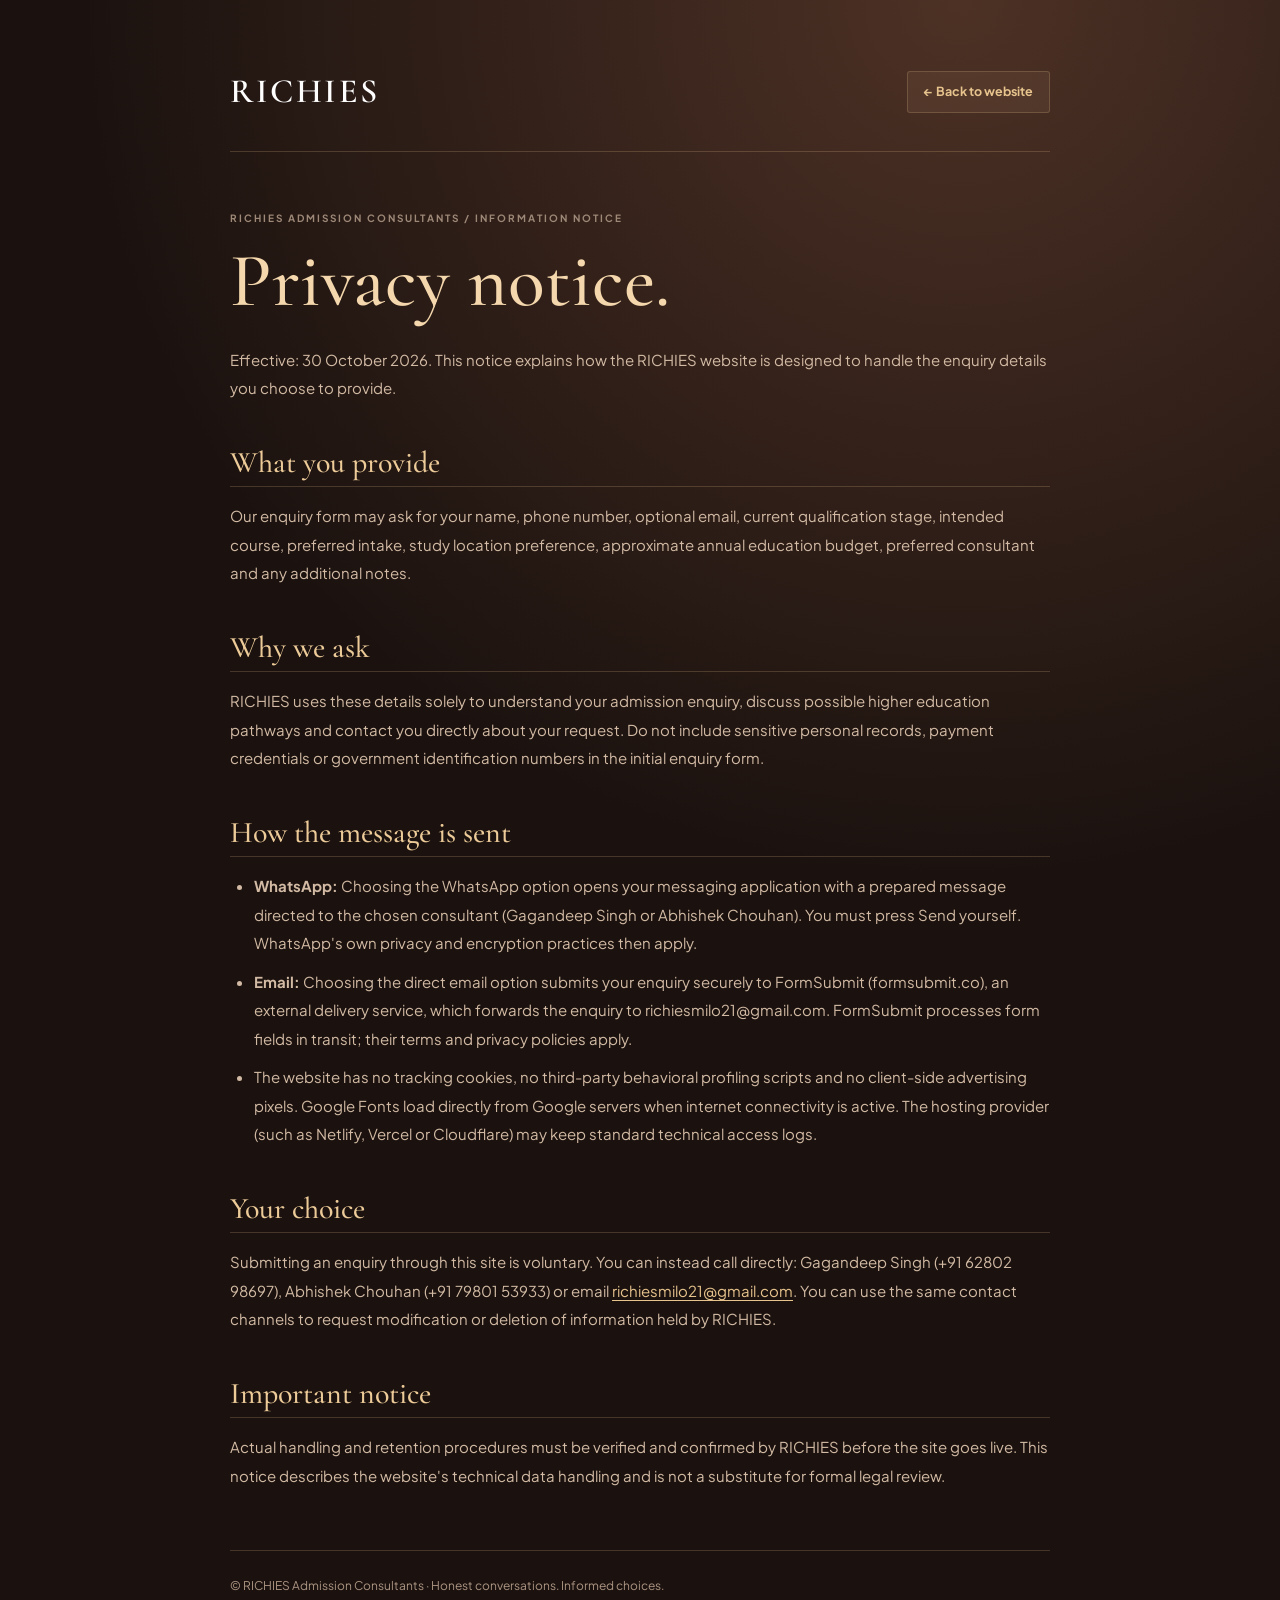
<file: privacy.html>
<!doctype html>
<html lang="en">
<head>
  <meta charset="utf-8">
  <meta name="viewport" content="width=device-width, initial-scale=1">
  <meta name="theme-color" content="#1b120f">
  <meta name="robots" content="index, follow">

  <title>Privacy Notice | RICHIES Admission Consultants</title>
  <meta name="description" content="How RICHIES handles website enquiry details sent via WhatsApp or email.">
  
  <link rel="icon" type="image/png" href="assets/favicon.png">
  <link rel="preconnect" href="https://fonts.googleapis.com">
  <link rel="preconnect" href="https://fonts.gstatic.com" crossorigin>
  <link href="https://fonts.googleapis.com/css2?family=Cormorant+Garamond:wght@400;500;600&family=Plus+Jakarta+Sans:wght@400;500;600;700&display=swap" rel="stylesheet">

  <style>
    :root {
      color-scheme: dark;
      --espresso: #1b120f;
      --deep: #140d0b;
      --champagne: #e7c38d;
      --text: #efe0c9;
      --muted: #d2baa4;
      --edge: rgba(237, 199, 143, 0.20);
    }
    *, *::before, *::after {
      box-sizing: border-box;
    }
    body {
      margin: 0;
      background: radial-gradient(circle at 75% 0, #4d3125, var(--espresso) 45%);
      color: var(--text);
      font-family: 'Plus Jakarta Sans', -apple-system, BlinkMacSystemFont, Arial, sans-serif;
      font-size: 15px;
      line-height: 1.9;
      -webkit-font-smoothing: antialiased;
    }
    .wrap {
      width: min(820px, calc(100% - 48px));
      margin: 0 auto;
      padding: 60px 0 100px;
    }
    a {
      color: var(--champagne);
      text-decoration: underline;
      text-underline-offset: 3px;
      transition: color 0.2s ease;
    }
    a:hover {
      color: #fff;
    }
    header {
      display: flex;
      align-items: center;
      justify-content: space-between;
      gap: 16px;
      border-bottom: 1px solid var(--edge);
      padding-bottom: 26px;
    }
    header strong {
      font-family: 'Cormorant Garamond', Georgia, serif;
      font-weight: 600;
      font-size: 34px;
      letter-spacing: 2.5px;
      color: #fff;
    }
    .back-btn {
      text-decoration: none;
      font-size: 12.5px;
      font-weight: 700;
      border: 1px solid var(--edge);
      padding: 8px 16px;
      border-radius: 3px;
      background: rgba(231, 195, 141, 0.08);
    }
    .back-btn:hover {
      background: rgba(231, 195, 141, 0.2);
    }
    main {
      padding-top: 50px;
    }
    h1, h2 {
      font-family: 'Cormorant Garamond', Georgia, serif;
      font-weight: 500;
      line-height: 1.05;
    }
    h1 {
      font-size: clamp(52px, 8vw, 76px);
      margin: 12px 0 24px;
      color: #f4d7ac;
    }
    h2 {
      font-size: 30px;
      color: #edcb99;
      margin: 44px 0 12px;
      border-bottom: 1px solid var(--edge);
      padding-bottom: 8px;
    }
    p, li {
      color: var(--muted);
    }
    ul {
      padding-left: 24px;
    }
    li {
      margin-bottom: 10px;
    }
    small {
      color: #9e8978;
      font-size: 10px;
      letter-spacing: 2px;
      font-weight: 700;
      text-transform: uppercase;
    }
    footer {
      border-top: 1px solid var(--edge);
      margin-top: 60px;
      padding-top: 24px;
      color: #ab9482;
      font-size: 12px;
    }
  </style>
</head>
<body>
  <div class="wrap">
    <header>
      <strong>RICHIES</strong>
      <a class="back-btn" href="index.html">← Back to website</a>
    </header>

    <main>
      <small>RICHIES ADMISSION CONSULTANTS / INFORMATION NOTICE</small>
      <h1>Privacy notice.</h1>
      <p>Effective: 30 October 2026. This notice explains how the RICHIES website is designed to handle the enquiry details you choose to provide.</p>

      <h2>What you provide</h2>
      <p>Our enquiry form may ask for your name, phone number, optional email, current qualification stage, intended course, preferred intake, study location preference, approximate annual education budget, preferred consultant and any additional notes.</p>

      <h2>Why we ask</h2>
      <p>RICHIES uses these details solely to understand your admission enquiry, discuss possible higher education pathways and contact you directly about your request. Do not include sensitive personal records, payment credentials or government identification numbers in the initial enquiry form.</p>

      <h2>How the message is sent</h2>
      <ul>
        <li><strong>WhatsApp:</strong> Choosing the WhatsApp option opens your messaging application with a prepared message directed to the chosen consultant (Gagandeep Singh or Abhishek Chouhan). You must press Send yourself. WhatsApp's own privacy and encryption practices then apply.</li>
        <li><strong>Email:</strong> Choosing the direct email option submits your enquiry securely to FormSubmit (formsubmit.co), an external delivery service, which forwards the enquiry to richiesmilo21@gmail.com. FormSubmit processes form fields in transit; their terms and privacy policies apply.</li>
        <li>The website has no tracking cookies, no third-party behavioral profiling scripts and no client-side advertising pixels. Google Fonts load directly from Google servers when internet connectivity is active. The hosting provider (such as Netlify, Vercel or Cloudflare) may keep standard technical access logs.</li>
      </ul>

      <h2>Your choice</h2>
      <p>Submitting an enquiry through this site is voluntary. You can instead call directly: Gagandeep Singh (+91 62802 98697), Abhishek Chouhan (+91 79801 53933) or email <a href="mailto:richiesmilo21@gmail.com">richiesmilo21@gmail.com</a>. You can use the same contact channels to request modification or deletion of information held by RICHIES.</p>

      <h2>Important notice</h2>
      <p>Actual handling and retention procedures must be verified and confirmed by RICHIES before the site goes live. This notice describes the website's technical data handling and is not a substitute for formal legal review.</p>
    </main>

    <footer>
      © RICHIES Admission Consultants · Honest conversations. Informed choices.
    </footer>
  </div>
</body>
</html>
</file>
<file: styles.css>
/* ==========================================================================
   RICHIES ADMISSION CONSULTANTS — LUXURY THEME & PERFORMANCE STYLESHEET
   Ultra-optimized, 60fps/120fps hardware-composited, zero layout-shift.
   ========================================================================== */

:root {
  /* Brand Luxury Palette */
  --espresso: #1b120f;
  --deep: #140d0b;
  --mocha: #281a15;
  --walnut: #3b281f;
  --walnut-light: #573725;
  --burnt: #ae6539;
  --amber: #d08a43;
  --champagne: #e7c38d;
  --bright-gold: #f1d6a1;
  --pale-gold: #f9e3bb;
  --ivory: #f5eee3;
  --paper: #efe5d7;
  --sand: #e4d4bd;
  --text: #f8efe0;
  --muted: #c7b4a3;
  --dark-ink: #302018;
  --dark-muted: #77665c;
  --edge: rgba(237, 199, 143, 0.20);
  --edge-subtle: rgba(237, 199, 143, 0.10);

  /* High-end Easing & Transitions */
  --ease: cubic-bezier(0.16, 1, 0.3, 1);
  --ease-bounce: cubic-bezier(0.34, 1.56, 0.64, 1);
  --duration-fast: 0.2s;
  --duration-normal: 0.35s;
  --duration-slow: 0.85s;
}

/* ==========================================================================
   RESET & FOUNDATION
   ========================================================================== */
*, *::before, *::after {
  box-sizing: border-box;
}

html {
  scroll-behavior: smooth;
  scroll-padding-top: 96px;
  text-size-adjust: 100%;
}

body {
  margin: 0;
  background-color: var(--espresso);
  color: var(--text);
  font-family: 'Plus Jakarta Sans', -apple-system, BlinkMacSystemFont, 'Segoe UI', Roboto, Helvetica, Arial, sans-serif;
  font-size: 15px;
  line-height: 1.6;
  overflow-x: hidden;
  -webkit-font-smoothing: antialiased;
  -moz-osx-font-smoothing: grayscale;
}

button, input, select, textarea {
  font: inherit;
}

a {
  color: inherit;
  text-decoration: none;
  transition: color var(--duration-fast) ease, opacity var(--duration-fast) ease;
}

button {
  cursor: pointer;
  border: none;
  background: none;
}

button:disabled {
  cursor: wait;
  opacity: 0.65;
}

img, picture {
  max-width: 100%;
  display: block;
}

h1, h2, h3, h4, p {
  margin-top: 0;
}

::selection {
  background: #bd854c;
  color: #150e0a;
}

:focus-visible {
  outline: 2px solid var(--champagne);
  outline-offset: 4px;
}

.shell {
  width: min(1260px, calc(100% - 80px));
  margin-inline: auto;
}

.sr-only {
  position: absolute !important;
  width: 1px;
  height: 1px;
  padding: 0;
  margin: -1px;
  overflow: hidden;
  clip: rect(0, 0, 0, 0);
  white-space: nowrap;
  border: 0;
}

.skip-link {
  position: fixed;
  top: -120px;
  left: 20px;
  z-index: 9999;
  background: var(--champagne);
  color: var(--deep);
  padding: 12px 20px;
  font-weight: 700;
  font-size: 13px;
  border-radius: 4px;
  box-shadow: 0 10px 25px rgba(0, 0, 0, 0.4);
  transition: top var(--duration-normal) var(--ease);
}

.skip-link:focus {
  top: 15px;
}

/* ==========================================================================
   PERFORMANCE-ISOLATED BACKGROUND LAYERS
   ========================================================================== */
/* Zero-reflow GPU Progress Bar */
.scroll-progress {
  position: fixed;
  left: 0;
  top: 0;
  height: 3px;
  width: 100%;
  transform: scaleX(0);
  transform-origin: left;
  background: linear-gradient(90deg, #b77344, #f6dba8, #e7c38d);
  z-index: 200;
  pointer-events: none;
  will-change: transform;
}

/* Fixed Grain with GPU Compositor Isolation */
.grain {
  position: fixed;
  inset: 0;
  z-index: 80;
  pointer-events: none;
  opacity: 0.08;
  transform: translateZ(0);
  contain: strict;
  background-image: url("data:image/svg+xml,%3Csvg viewBox='0 0 160 160' xmlns='http://www.w3.org/2000/svg'%3E%3Cfilter id='a'%3E%3CfeTurbulence type='fractalNoise' baseFrequency='.78' numOctaves='3' stitchTiles='stitchTiles'/%3E%3C/filter%3E%3Crect width='100%25' height='100%25' filter='url(%23a)' opacity='.16'/%3E%3C/svg%3E");
}

/* ==========================================================================
   TOP UTILITY BAR & STICKY HEADER
   ========================================================================== */
.utility-bar {
  position: relative;
  z-index: 110;
  background: #140d0b;
  border-bottom: 1px solid var(--edge);
  color: #ceb89f;
}

.utility-inner {
  min-height: 38px;
  display: flex;
  justify-content: space-between;
  align-items: center;
  gap: 16px;
  font-size: 9px;
  letter-spacing: 2px;
  font-weight: 700;
}

.gold-dot {
  display: inline-block;
  width: 6px;
  height: 6px;
  border-radius: 50%;
  background: var(--champagne);
  margin-right: 8px;
  vertical-align: 1px;
  box-shadow: 0 0 10px rgba(232, 185, 125, 0.7);
}

.utility-right {
  display: flex;
  gap: 20px;
  align-items: center;
  letter-spacing: 0.3px;
  font-size: 11px;
}

.utility-right a:hover {
  color: #fff;
}

.utility-right span {
  color: #72513a;
}

/* Site Header */
.site-header {
  position: sticky;
  top: 0;
  z-index: 100;
  background: rgba(27, 18, 15, 0.88);
  backdrop-filter: blur(20px);
  -webkit-backdrop-filter: blur(20px);
  border-bottom: 1px solid var(--edge);
  transition: background var(--duration-normal) var(--ease), box-shadow var(--duration-normal) var(--ease);
  will-change: background, box-shadow;
}

.site-header.is-scrolled {
  background: rgba(20, 13, 11, 0.96);
  box-shadow: 0 16px 40px rgba(12, 8, 8, 0.45);
}

.nav-bar {
  height: 86px;
  display: flex;
  align-items: center;
  justify-content: space-between;
  gap: 24px;
}

.identity {
  display: flex;
  align-items: center;
  gap: 14px;
  min-width: 220px;
}

.identity-icon {
  height: 46px;
  width: 40px;
  display: grid;
  place-items: center;
}

.identity-icon img {
  height: 41px;
  width: auto;
  object-fit: contain;
}

.identity-word {
  font-family: 'Cormorant Garamond', Georgia, serif;
  font-weight: 600;
  font-size: 32px;
  letter-spacing: 2px;
  line-height: 1.04;
}

.identity-word small, .footer-brand small {
  display: block;
  font-family: 'Plus Jakarta Sans', sans-serif;
  font-size: 7.5px;
  font-weight: 700;
  letter-spacing: 2.2px;
  margin-top: 3px;
  color: var(--champagne);
}

.nav-links {
  display: flex;
  align-items: center;
  gap: 28px;
}

.nav-links > a {
  color: #d6c1aa;
  font-size: 11.5px;
  font-weight: 600;
  letter-spacing: 0.5px;
  position: relative;
  padding: 6px 0;
}

.nav-links > a::after {
  content: "";
  position: absolute;
  left: 0;
  bottom: 0;
  width: 0;
  height: 1px;
  background: var(--champagne);
  transition: width var(--duration-normal) var(--ease);
}

.nav-links > a:hover {
  color: #f2d19b;
}

.nav-links > a:hover::after {
  width: 100%;
}

.nav-links .nav-cta {
  background: var(--champagne);
  padding: 13px 20px;
  color: var(--dark-ink);
  font-weight: 800;
  font-size: 11px;
  letter-spacing: 0.5px;
  border-radius: 3px;
  box-shadow: 0 6px 24px rgba(195, 145, 71, 0.28);
  transition: background var(--duration-normal) var(--ease), transform var(--duration-fast) var(--ease), box-shadow var(--duration-normal) var(--ease);
}

.nav-links .nav-cta:hover {
  background: #f4d4a4;
  color: #180e09;
  transform: translateY(-2px);
  box-shadow: 0 10px 30px rgba(195, 145, 71, 0.45);
}

.nav-cta span {
  margin-left: 6px;
  display: inline-block;
  transition: transform var(--duration-fast) var(--ease);
}

.nav-cta:hover span {
  transform: translateX(3px) translateY(-1px);
}

.menu-toggle {
  display: none;
}

/* ==========================================================================
   BUTTONS & TYPOGRAPHY HELPERS
   ========================================================================== */
.section {
  padding: 130px 0;
  position: relative;
}

.section-kicker, .overline {
  font-size: 10px;
  font-weight: 800;
  letter-spacing: 2.8px;
  text-transform: uppercase;
  color: var(--champagne);
}

.section-heading {
  display: flex;
  align-items: flex-end;
  justify-content: space-between;
  gap: 50px;
  margin-bottom: 50px;
}

.section-heading h2, .intro-main h2, .promise-right h2, .faq-intro h2, .consultation-copy h2 {
  font-family: 'Cormorant Garamond', Georgia, serif;
  font-weight: 500;
  font-size: clamp(52px, 5.2vw, 82px);
  line-height: 0.98;
  letter-spacing: -1.4px;
  margin: 20px 0 0;
}

.section-heading h2 em, .intro-main h2 em, .promise-right h2 em, .faq-intro h2 em, .consultation-copy h2 em {
  font-weight: 400;
  font-style: italic;
  color: var(--champagne);
}

.section-heading > p {
  max-width: 330px;
  font-size: 14px;
  line-height: 1.9;
  color: var(--muted);
  margin: 0 0 6px;
}

.button {
  display: inline-flex;
  align-items: center;
  justify-content: space-between;
  gap: 20px;
  padding: 17px 26px;
  min-height: 52px;
  border: 1px solid transparent;
  border-radius: 3px;
  font-size: 11.5px;
  font-weight: 800;
  letter-spacing: 0.5px;
  transition: transform var(--duration-normal) var(--ease), background var(--duration-normal) var(--ease), box-shadow var(--duration-normal) var(--ease), border-color var(--duration-normal) var(--ease);
  will-change: transform;
}

.button:hover {
  transform: translateY(-3px);
}

.button:active {
  transform: translateY(-1px);
}

.button-gold {
  color: #28190e;
  background: linear-gradient(125deg, #f0d4a0 0%, #cd965b 100%);
  box-shadow: 0 12px 30px rgba(170, 96, 36, 0.28);
}

.button-gold:hover {
  background: linear-gradient(125deg, #ffe4b5, #e4b277);
  box-shadow: 0 18px 45px rgba(185, 123, 59, 0.45);
}

.button-outline-gold {
  color: var(--pale-gold);
  border-color: #cc9c64;
  background: transparent;
}

.button-outline-gold:hover {
  background: rgba(228, 189, 130, 0.16);
  border-color: var(--champagne);
}

/* ==========================================================================
   HERO SECTION
   ========================================================================== */
.hero {
  position: relative;
  min-height: 740px;
  overflow: hidden;
  background: radial-gradient(ellipse at 88% 41%, rgba(140, 78, 38, 0.28), transparent 40%),
              radial-gradient(ellipse at 27% 12%, rgba(115, 63, 39, 0.16), transparent 36%),
              linear-gradient(155deg, #201510 0%, #120c0a 89%);
}

.hero::before {
  content: "";
  position: absolute;
  inset: 0;
  background: linear-gradient(90deg, transparent 49%, rgba(186, 116, 62, 0.045) 50%, transparent 51%);
  background-size: 96px 96px;
  opacity: 0.45;
  pointer-events: none;
}

.hero-halo {
  position: absolute;
  width: 540px;
  height: 540px;
  border-radius: 50%;
  background: rgba(184, 108, 49, 0.20);
  filter: blur(100px);
  right: 3%;
  top: 100px;
  pointer-events: none;
  transform: translateZ(0);
  contain: strict;
}

.hero-layout {
  position: relative;
  min-height: 660px;
  display: grid;
  grid-template-columns: 1.05fr 0.95fr;
  gap: 30px;
  align-items: center;
  padding: 50px 0 55px;
}

.hero-copy {
  position: relative;
  z-index: 3;
}

.overline {
  display: inline-flex;
  align-items: center;
  gap: 14px;
  color: #cfab7b;
  letter-spacing: 2.3px;
}

.eyebrow-rule {
  width: 28px;
  height: 1px;
  background: var(--amber);
}

.hero h1 {
  margin: 30px 0 25px;
  font-family: 'Cormorant Garamond', Georgia, serif;
  font-size: clamp(78px, 7.6vw, 122px);
  font-weight: 500;
  line-height: 0.88;
  letter-spacing: -3.5px;
}

.hero h1 em {
  font-weight: 400;
  font-style: italic;
  color: #edcfa1;
}

.hero h1 em span {
  color: #f1c992;
}

.hero-sub {
  max-width: 560px;
  font-size: 14.5px;
  line-height: 2.1;
  color: #c6afa0;
}

.hero-actions {
  display: flex;
  align-items: center;
  gap: 30px;
  flex-wrap: wrap;
  margin-top: 34px;
}

.text-link {
  border-bottom: 1px solid #b98a5d;
  padding: 10px 0 6px;
  font-size: 11.5px;
  color: #ecd0a9;
  font-weight: 700;
  transition: color var(--duration-fast) ease, border-color var(--duration-fast) ease;
}

.text-link:hover {
  color: #ffffff;
  border-color: #ffffff;
}

.text-link span {
  margin-left: 12px;
  display: inline-block;
  transition: transform var(--duration-fast) var(--ease);
}

.text-link:hover span {
  transform: translateX(4px);
}

.hero-footer-line {
  display: flex;
  align-items: center;
  gap: 18px;
  margin-top: 60px;
  color: #a18b7a;
  font-size: 10.5px;
  line-height: 1.9;
  letter-spacing: 0.3px;
}

.fine-stroke {
  height: 42px;
  width: 1px;
  background: linear-gradient(#d3ab73, transparent);
}

/* Hero Showcase Card & Orbits */
.hero-showcase {
  height: 580px;
  position: relative;
  display: flex;
  align-items: center;
  justify-content: center;
}

.showcase-orbit {
  position: absolute;
  border: 1px solid rgba(210, 170, 111, 0.22);
  border-radius: 50%;
  pointer-events: none;
  transform: translateZ(0);
}

.orbit-one {
  width: 535px;
  height: 535px;
  animation: spin 52s linear infinite;
  will-change: transform;
}

.orbit-one::before {
  content: "";
  position: absolute;
  top: 75px;
  left: 56px;
  border-radius: 50%;
  width: 7px;
  height: 7px;
  background: #d7a362;
  box-shadow: 0 0 18px 4px rgba(189, 130, 74, 0.45);
}

.orbit-two {
  height: 467px;
  width: 467px;
  border-style: dashed;
  border-color: rgba(180, 123, 73, 0.28);
  animation: spin 65s linear reverse infinite;
  will-change: transform;
}

.showcase-glow {
  position: absolute;
  inset: 56px 52px;
  border-radius: 50%;
  background: radial-gradient(circle, rgba(189, 128, 77, 0.20), rgba(168, 88, 34, 0.16) 42%, transparent 65%);
  filter: blur(30px);
  pointer-events: none;
  transform: translateZ(0);
}

.showcase-card {
  position: relative;
  width: min(405px, 85%);
  padding: 18px 22px 19px;
  background: linear-gradient(145deg, #493023 0%, #2b1b14 54%, #261810 100%);
  border: 1px solid rgba(208, 162, 113, 0.38);
  transform: rotate(-3deg);
  box-shadow: 35px 42px 90px rgba(11, 6, 6, 0.8), inset 0 1px 0 rgba(236, 214, 158, 0.18);
  animation: card-float 8s ease-in-out infinite;
  will-change: transform;
}

.showcase-card::before {
  content: "";
  position: absolute;
  inset: 7px;
  border: 1px solid rgba(210, 169, 106, 0.16);
  pointer-events: none;
}

.showcase-corner {
  display: flex;
  justify-content: space-between;
  align-items: center;
  font-size: 12px;
  font-family: Georgia, serif;
  color: #cba776;
  letter-spacing: 3px;
  padding: 0 4px 11px;
}

.showcase-corner span {
  font-family: 'Plus Jakarta Sans', sans-serif;
  font-size: 7.5px;
  letter-spacing: 1.4px;
}

.logo-frame {
  aspect-ratio: 1 / 1;
  overflow: hidden;
  background: #e9e6e2;
  border: 1px solid rgba(249, 225, 179, 0.65);
  box-shadow: inset 0 0 25px rgba(46, 24, 12, 0.12);
}

.logo-frame img, .logo-frame picture {
  height: 100%;
  width: 100%;
  object-fit: cover;
}

.showcase-card > p {
  text-align: center;
  font-size: 12px;
  letter-spacing: 2.5px;
  color: #d2b998;
  font-weight: 500;
  margin: 16px 0 14px;
  line-height: 1.8;
}

.showcase-card > p strong {
  color: var(--pale-gold);
  font-weight: 700;
}

.showcase-foot {
  border-top: 1px solid rgba(201, 159, 102, 0.24);
  display: flex;
  justify-content: space-between;
  padding: 11px 4px 1px;
  color: #af8d6c;
  font-size: 7px;
  letter-spacing: 1.3px;
}

.floating-seal {
  position: absolute;
  right: -10px;
  bottom: 64px;
  z-index: 3;
  width: 154px;
  height: 154px;
  border-radius: 50%;
  background: linear-gradient(135deg, #f1d8ac, #c58c53);
  color: #382317;
  display: flex;
  align-items: center;
  justify-content: center;
  flex-direction: column;
  text-align: center;
  line-height: 1.55;
  letter-spacing: 1.5px;
  font-size: 8px;
  font-weight: 800;
  box-shadow: 0 20px 55px rgba(9, 5, 4, 0.75);
  transform: rotate(11deg);
  transition: transform var(--duration-normal) var(--ease);
}

.floating-seal:hover {
  transform: rotate(0deg) scale(1.05);
}

.seal-star {
  font-size: 32px;
  line-height: 1.2;
  margin-bottom: 3px;
}

.hero-side-note {
  position: absolute;
  right: -43px;
  top: 76px;
  transform: rotate(90deg);
  transform-origin: right center;
  color: #957554;
  font-size: 8.5px;
  letter-spacing: 2px;
}

.hero-bottom {
  height: 65px;
  border-top: 1px solid var(--edge);
  display: flex;
  align-items: center;
  justify-content: space-between;
  gap: 20px;
  color: #947e67;
  font-size: 9px;
  letter-spacing: 1.8px;
  font-weight: 800;
}

.hero-bottom a {
  color: var(--champagne);
}

.hero-bottom a span {
  margin-left: 8px;
}

/* Marquee Ticker */
.ticker {
  overflow: hidden;
  background: linear-gradient(95deg, #d7ad78, #f2dcaf, #c99762);
  color: #352218;
  padding: 16px 0;
  transform: rotate(-1.3deg) scale(1.05);
  position: relative;
  z-index: 2;
  box-shadow: 0 12px 35px rgba(8, 5, 4, 0.25);
}

.ticker-track {
  display: flex;
  white-space: nowrap;
  width: max-content;
  gap: 28px;
  font-size: 11px;
  font-weight: 800;
  letter-spacing: 2.2px;
  animation: marquee 50s linear infinite;
  will-change: transform;
}

.ticker-track b {
  margin: 0 20px;
  font-size: 15px;
}

/* ==========================================================================
   PHILOSOPHY / ABOUT SECTION
   ========================================================================== */
.introduction {
  background: var(--ivory);
  color: var(--dark-ink);
  padding: 150px 0 145px;
}

.intro-grid {
  display: grid;
  grid-template-columns: 0.35fr 1fr;
  gap: 95px;
}

.introduction .section-kicker {
  color: #9f653c;
}

.side-quote {
  font-family: 'Cormorant Garamond', Georgia, serif;
  font-size: 27px;
  line-height: 1.2;
  max-width: 250px;
  color: #927e6b;
  margin-top: 130px;
  font-style: italic;
}

.intro-main h2 {
  font-size: clamp(58px, 5.6vw, 90px);
  margin-bottom: 40px;
}

.intro-main h2 em {
  color: #a5683b;
}

.intro-main > p {
  max-width: 690px;
  line-height: 2.05;
  color: #746457;
  font-size: 14.5px;
}

.intro-main > p.lead-copy {
  color: #3d2c20;
  font-size: 19px;
  line-height: 1.6;
  font-weight: 500;
  max-width: 670px;
}

.intro-principles {
  display: grid;
  grid-template-columns: 1fr 1fr;
  gap: 35px;
  border-top: 1px solid #cebdac;
  margin-top: 46px;
  padding-top: 31px;
}

.principle-icon {
  display: block;
  color: #a66a3c;
  font-size: 12px;
  margin-bottom: 18px;
}

.intro-principles strong {
  font-size: 15px;
}

.intro-principles p {
  color: #77665b;
  font-size: 12px;
  line-height: 1.95;
  margin: 9px 0 0;
}

/* ==========================================================================
   SERVICES SECTION
   ========================================================================== */
.services-section {
  background: radial-gradient(circle at 92% 9%, rgba(99, 59, 40, 0.18), transparent 34%), #211611;
}

.services-grid {
  display: grid;
  grid-template-columns: repeat(3, 1fr);
  gap: 1px;
  border: 1px solid var(--edge);
  background: var(--edge);
}

.service-card {
  position: relative;
  min-height: 310px;
  background: #281b16;
  padding: 32px 34px;
  overflow: hidden;
  transition: background var(--duration-normal) var(--ease), transform var(--duration-normal) var(--ease);
}

.service-card:hover {
  background: #39241b;
}

.service-card::after {
  content: "";
  height: 170px;
  width: 170px;
  border-radius: 50%;
  position: absolute;
  right: -95px;
  top: -90px;
  background: rgba(205, 130, 65, 0.18);
  filter: blur(35px);
  pointer-events: none;
  transform: translateZ(0);
  transition: transform 0.4s var(--ease);
}

.service-card:hover::after {
  transform: scale(1.6);
}

.service-index {
  font-size: 9px;
  color: #ab8a6a;
  letter-spacing: 1.8px;
  font-weight: 700;
}

.service-mark {
  height: 96px;
  display: flex;
  align-items: center;
  color: #d0a675;
  font-family: Georgia, serif;
  font-size: 39px;
}

.service-card h3 {
  font-family: 'Cormorant Garamond', Georgia, serif;
  font-size: 30px;
  letter-spacing: -0.2px;
  font-weight: 600;
  margin-bottom: 13px;
}

.service-card p {
  font-size: 12.5px;
  line-height: 1.95;
  color: #bea99a;
  max-width: 275px;
  margin: 0;
}

/* ==========================================================================
   COURSES & EXPLORATION SECTION
   ========================================================================== */
.courses-section {
  color: var(--dark-ink);
  background: linear-gradient(145deg, #efe5d7 5%, #f9f1e6 62%, #e9dcc7);
  padding-bottom: 120px;
}

.courses-section .section-kicker {
  color: #9b6038;
}

.courses-section .section-heading h2 em {
  color: #a56337;
}

.courses-section .section-heading > p {
  color: #766458;
}

.filter-bar {
  display: flex;
  gap: 10px;
  flex-wrap: wrap;
  margin-bottom: 24px;
}

.filter-button {
  padding: 11px 18px;
  border-radius: 3px;
  background: transparent;
  border: 1px solid #ccbaab;
  color: #624838;
  font-size: 11px;
  font-weight: 700;
  letter-spacing: 0.3px;
  transition: background var(--duration-fast) var(--ease), color var(--duration-fast) var(--ease), border-color var(--duration-fast) var(--ease), transform var(--duration-fast) var(--ease);
}

.filter-button:hover {
  border-color: #9b6b43;
  color: #301f16;
  transform: translateY(-2px);
}

.filter-button.active {
  background: #40291e;
  color: #f4e3ca;
  border-color: #40291e;
  box-shadow: 0 4px 15px rgba(64, 41, 30, 0.2);
}

.courses-meta {
  border-top: 1px solid #ccb8a6;
  border-bottom: 1px solid #ccb8a6;
  padding: 18px 0;
  margin-bottom: 24px;
  display: flex;
  justify-content: space-between;
  gap: 20px;
  font-size: 10px;
  font-weight: 800;
  letter-spacing: 1.3px;
  color: #786454;
  text-transform: uppercase;
}

.courses-grid {
  display: grid;
  grid-template-columns: repeat(3, 1fr);
  gap: 16px;
}

.course-card {
  border: 1px solid #d8c5ae;
  background: #f8f2e9;
  min-height: 270px;
  display: flex;
  flex-direction: column;
  padding: 28px 28px 24px;
  border-radius: 2px;
  transition: transform var(--duration-normal) var(--ease), box-shadow var(--duration-normal) var(--ease), border-color var(--duration-fast) ease;
  will-change: transform;
}

.course-card:hover {
  border-color: #b58e68;
  transform: translateY(-6px);
  box-shadow: 0 22px 36px rgba(104, 65, 38, 0.14);
}

.course-card[hidden] {
  display: none !important;
}

.course-top {
  display: flex;
  align-items: center;
  justify-content: space-between;
}

.course-type {
  font-size: 9px;
  letter-spacing: 1.6px;
  text-transform: uppercase;
  font-weight: 800;
  color: #a06b43;
}

.course-arrow {
  width: 28px;
  height: 28px;
  display: grid;
  place-items: center;
  border: 1px solid #dac9b4;
  border-radius: 50%;
  color: #9a6b40;
  transition: transform var(--duration-fast) var(--ease), background var(--duration-fast) ease, color var(--duration-fast) ease;
}

.course-card:hover .course-arrow {
  transform: translateX(2px) translateY(-2px);
  background: #a06b43;
  color: #fff;
  border-color: #a06b43;
}

.course-card h3 {
  font-family: 'Cormorant Garamond', Georgia, serif;
  font-weight: 600;
  font-size: 30px;
  line-height: 1.08;
  margin: 28px 0 10px;
}

.course-card p {
  font-size: 11.5px;
  line-height: 1.8;
  color: #76675a;
  max-width: 300px;
}

.course-cta {
  border: 0;
  background: transparent;
  border-top: 1px solid #e4d5c4;
  text-align: left;
  padding: 16px 0 0;
  margin-top: auto;
  font-size: 10.5px;
  font-weight: 800;
  color: #925c38;
  display: flex;
  justify-content: space-between;
  gap: 16px;
  transition: color var(--duration-fast) ease;
}

.course-cta:hover {
  color: #3e271b;
}

.course-cta span {
  display: inline-block;
  transition: transform var(--duration-fast) var(--ease);
}

.course-card:hover .course-cta span {
  transform: translateX(4px);
}

.course-disclaimer {
  display: flex;
  align-items: flex-start;
  gap: 14px;
  margin-top: 28px;
  color: #716354;
}

.course-disclaimer p {
  max-width: 900px;
  font-size: 11.5px;
  line-height: 1.8;
  margin: 0;
}

.tiny-gold {
  color: #9b6337;
}

/* ==========================================================================
   STATEMENT / PROMISE SECTION
   ========================================================================== */
.statement {
  background: radial-gradient(ellipse at 75% 44%, rgba(153, 84, 47, 0.16), transparent 45%),
              linear-gradient(135deg, #332017, #180f0c);
  padding: 155px 0;
}

.promise-layout {
  display: grid;
  grid-template-columns: 0.33fr 1fr;
  gap: 100px;
}

.promise-decoration {
  font-family: 'Cormorant Garamond', Georgia, serif;
  font-size: 420px;
  line-height: 0.9;
  color: rgba(189, 133, 72, 0.22);
  position: absolute;
  bottom: 50px;
  transform: rotate(-10deg);
  pointer-events: none;
}

.promise-right h2 {
  font-size: clamp(59px, 5.7vw, 88px);
  margin: 0 0 30px;
}

.promise-right h2 span {
  color: #d3b58f;
}

.promise-right h2 em {
  color: #dfa66a;
}

.statement-lead {
  font-family: 'Cormorant Garamond', Georgia, serif;
  color: #e2c6a2;
  font-size: 32px;
  line-height: 1.3;
  max-width: 660px;
}

.promise-lines {
  margin: 40px 0 36px;
}

.promise-lines > div {
  display: flex;
  align-items: flex-start;
  gap: 26px;
  padding: 20px 0;
  border-top: 1px solid var(--edge);
}

.promise-lines > div > span {
  color: #d6a16f;
  font-size: 11px;
  font-weight: 800;
}

.promise-lines p {
  margin: 0;
  color: #bdada0;
  font-size: 13px;
  line-height: 1.9;
}

.promise-lines strong {
  color: #f4e7d5;
}

/* ==========================================================================
   JOURNEY SECTION
   ========================================================================== */
.journey-section {
  background: #f4ebe0;
  color: var(--dark-ink);
}

.journey-section .section-kicker {
  color: #9b6038;
}

.journey-section .section-heading h2 em {
  color: #a56c43;
}

.journey-section .section-heading > p {
  color: #77685c;
}

.journey-steps {
  display: grid;
  grid-template-columns: repeat(5, 1fr);
  gap: 24px;
  margin-top: 64px;
}

.journey-step {
  border-top: 1px solid #a88f77;
  padding-top: 18px;
  position: relative;
}

.journey-step:not(:last-child)::after {
  content: "→";
  position: absolute;
  top: 15px;
  right: 8px;
  font-size: 16px;
  color: #b89878;
}

.journey-step > span {
  display: block;
  font-family: 'Cormorant Garamond', Georgia, serif;
  font-size: 60px;
  color: #b47f50;
  margin: 15px 0 30px;
  line-height: 1;
}

.journey-step h3 {
  font-family: 'Cormorant Garamond', Georgia, serif;
  font-size: 28px;
  margin-bottom: 6px;
}

.journey-step p {
  font-size: 11.5px;
  line-height: 1.9;
  color: #7b6a5d;
}

/* ==========================================================================
   LEADERSHIP SECTION
   ========================================================================== */
.leadership-section {
  background: #e6d6bf;
  color: var(--dark-ink);
}

.leadership-section .section-kicker {
  color: #975d38;
}

.leadership-section .section-heading h2 em {
  color: #a16e47;
}

.leadership-section .section-heading > p {
  color: #725c4c;
}

.leadership-grid {
  display: grid;
  grid-template-columns: repeat(2, 1fr);
  gap: 20px;
}

.leader-card {
  position: relative;
  min-height: 385px;
  background: linear-gradient(135deg, #3c281d, #211510);
  color: #f5e8d7;
  padding: 40px;
  overflow: hidden;
  border: 1px solid #957045;
  border-radius: 2px;
  transition: transform var(--duration-normal) var(--ease), box-shadow var(--duration-normal) var(--ease);
}

.leader-card:hover {
  transform: translateY(-4px);
  box-shadow: 0 20px 45px rgba(27, 18, 15, 0.4);
}

.leader-card:nth-child(2) {
  background: linear-gradient(135deg, #5a3826, #2a1b15);
}

.leader-card::after {
  content: "";
  position: absolute;
  right: -80px;
  bottom: -130px;
  height: 340px;
  width: 340px;
  border: 1px solid rgba(208, 163, 109, 0.3);
  border-radius: 50%;
  box-shadow: 0 0 0 35px rgba(191, 139, 79, 0.05), 0 0 0 70px rgba(191, 139, 79, 0.03);
  pointer-events: none;
}

.leader-no {
  color: #c3a17b;
  letter-spacing: 2px;
  font-size: 11px;
}

.leader-monogram {
  position: absolute;
  right: 50px;
  top: 20px;
  font-family: 'Cormorant Garamond', Georgia, serif;
  font-size: 125px;
  color: #fff;
  opacity: 0.055;
  pointer-events: none;
}

.leader-role {
  margin: 80px 0 8px;
  color: #c29e71;
  font-size: 10px;
  letter-spacing: 2px;
  font-weight: 800;
}

.leader-card h3 {
  font-family: 'Cormorant Garamond', Georgia, serif;
  font-size: 44px;
  line-height: 1;
  margin-bottom: 12px;
}

.leader-card > p:not(.leader-role) {
  font-size: 12.5px;
  color: #c6b3a2;
  max-width: 310px;
  margin: 0 0 22px;
}

.leader-card a:not(.leader-phone) {
  color: #ebc99b;
  font-size: 11px;
  font-weight: 800;
  border-bottom: 1px solid rgba(210, 165, 112, 0.45);
  display: inline-block;
  padding-bottom: 7px;
  transition: color var(--duration-fast) ease, border-color var(--duration-fast) ease;
}

.leader-card a:not(.leader-phone):hover {
  color: #ffffff;
  border-color: #ffffff;
}

.leader-card a span {
  margin-left: 16px;
  display: inline-block;
  transition: transform var(--duration-fast) var(--ease);
}

.leader-card a:hover span {
  transform: translateX(4px);
}

.leader-phone {
  display: block;
  color: #c2a180;
  font-size: 11px;
  margin-top: 14px;
}

/* ==========================================================================
   FAQ SECTION (SILKY SMOOTH EXPANSION)
   ========================================================================== */
.faq-section {
  background: #201511;
}

.faq-layout {
  display: grid;
  grid-template-columns: 0.8fr 1.2fr;
  gap: 80px;
}

.faq-intro h2 {
  font-size: clamp(56px, 5vw, 79px);
}

.faq-intro p {
  max-width: 300px;
  color: var(--muted);
  font-size: 13.5px;
  line-height: 2;
  margin-top: 28px;
}

.faq-item {
  border-bottom: 1px solid var(--edge);
  overflow: hidden;
}

.faq-item:first-child {
  border-top: 1px solid var(--edge);
}

.faq-item summary {
  list-style: none;
  cursor: pointer;
  padding: 28px 8px 28px 0;
  display: flex;
  align-items: center;
  justify-content: space-between;
  gap: 18px;
  font-size: 14.5px;
  font-weight: 700;
  color: #efdfcc;
  user-select: none;
  transition: color var(--duration-fast) ease;
}

.faq-item summary::-webkit-details-marker {
  display: none;
}

.faq-item summary:hover {
  color: var(--bright-gold);
}

.faq-toggle {
  color: #d6a471;
  font-size: 24px;
  line-height: 1;
  font-weight: 400;
  transition: transform 0.35s var(--ease);
}

.faq-item[open] .faq-toggle {
  transform: rotate(45deg);
}

.faq-item > p {
  color: #bfae9e;
  font-size: 12.5px;
  line-height: 2;
  max-width: 580px;
  margin: 0 0 28px;
  overflow: hidden;
}

/* ==========================================================================
   CONSULTATION & INQUIRY FORM SECTION
   ========================================================================== */
.consultation-section {
  background: radial-gradient(circle at 12% 40%, rgba(164, 98, 42, 0.17), transparent 40%),
              linear-gradient(125deg, #3a251b, #1d120f);
  padding: 130px 0 145px;
}

.consultation-layout {
  display: grid;
  grid-template-columns: 0.88fr 1.12fr;
  gap: 78px;
  align-items: start;
}

.consultation-copy {
  padding-top: 24px;
}

.consultation-copy h2 {
  font-size: clamp(58px, 5.7vw, 87px);
  margin-bottom: 30px;
}

.consultation-copy h2 em {
  color: #f2cd98;
}

.consultation-copy > p {
  max-width: 380px;
  color: #c9b19c;
  font-size: 13.5px;
  line-height: 2;
}

.consult-quote {
  font-family: 'Cormorant Garamond', Georgia, serif;
  font-size: 32px;
  font-style: italic;
  color: #dfb98a;
  max-width: 360px;
  line-height: 1.3;
  border-left: 1px solid #ad7547;
  margin: 40px 0 50px;
  padding-left: 24px;
}

.consult-contact {
  border-top: 1px solid var(--edge);
  padding-top: 22px;
  max-width: 390px;
}

.consult-contact > span {
  display: block;
  font-size: 10px;
  color: #d4a572;
  letter-spacing: 2px;
  margin-bottom: 18px;
  font-weight: 800;
}

.consult-contact > a {
  display: flex;
  justify-content: space-between;
  gap: 12px;
  border-bottom: 1px solid rgba(208, 170, 118, 0.22);
  padding: 12px 0;
  font-size: 12px;
  color: #ddc4af;
  transition: color var(--duration-fast) ease;
}

.consult-contact > a:hover {
  color: #fff;
}

.consult-contact b {
  font-weight: 600;
  color: #e9c28e;
}

/* Form Panel */
.form-panel {
  color: var(--dark-ink);
  background: #f5ecde;
  border: 1px solid #e4cba5;
  padding: 38px 40px;
  box-shadow: 0 25px 65px rgba(12, 7, 6, 0.65), 0 0 60px rgba(192, 122, 41, 0.18);
  position: relative;
  border-radius: 3px;
}

.form-panel::before {
  content: "";
  position: absolute;
  inset: 8px;
  border: 1px solid rgba(201, 167, 118, 0.36);
  pointer-events: none;
}

.form-heading {
  position: relative;
}

.form-mini {
  font-size: 9px;
  color: #9b6b46;
  letter-spacing: 2.2px;
  font-weight: 800;
}

.form-spark {
  position: absolute;
  right: 0;
  top: -9px;
  color: #bb814e;
  font-size: 33px;
}

.form-heading h3 {
  font-family: 'Cormorant Garamond', Georgia, serif;
  font-size: 54px;
  font-weight: 500;
  line-height: 1;
  margin: 12px 0 7px;
}

.form-heading > p {
  max-width: 390px;
  font-size: 12.5px;
  color: #76675d;
  margin: 0 0 25px;
  line-height: 1.8;
}

.form-grid {
  display: grid;
  grid-template-columns: 1fr 1fr;
  gap: 14px 16px;
}

.form-field {
  min-width: 0;
  transition: transform var(--duration-fast) ease;
}

.form-field.full {
  grid-column: 1 / -1;
}

.form-field.highlight-pulse {
  animation: pulse-ring 1s var(--ease);
}

.form-field label {
  display: block;
  font-size: 10px;
  font-weight: 800;
  color: #5e4634;
  margin-bottom: 6px;
}

.form-field label span, .consent-line b {
  color: #aa6039;
}

.form-field input, .form-field select, .form-field textarea {
  outline: none;
  display: block;
  width: 100%;
  min-height: 46px;
  background: #fffaf3;
  border: 1px solid #d7c8b8;
  border-radius: 2px;
  color: #3b2a20;
  font-size: 12.5px;
  padding: 10px 14px;
  transition: border-color var(--duration-fast) ease, box-shadow var(--duration-fast) ease, background var(--duration-fast) ease;
}

.form-field textarea {
  min-height: 94px;
  resize: vertical;
}

.form-field input:focus, .form-field textarea:focus, .form-field select:focus {
  background: #ffffff;
  border-color: #bb7e43;
  box-shadow: 0 0 0 3px rgba(210, 166, 117, 0.25);
}

.form-field input::placeholder, .form-field textarea::placeholder {
  color: #a08e7f;
}

.consent-line {
  display: flex;
  gap: 12px;
  margin: 22px 0 19px;
  align-items: flex-start;
  cursor: pointer;
  font-size: 10.5px;
  line-height: 1.8;
  color: #69584b;
}

.consent-line input {
  accent-color: #7d4c2d;
  flex-shrink: 0;
  width: 16px;
  height: 16px;
  margin: 2px 0 0;
}

.consent-line a {
  color: #7b4829;
  text-decoration: underline;
  text-underline-offset: 2px;
}

.submission-actions {
  display: grid;
  grid-template-columns: 1fr 1fr;
  gap: 14px;
}

.submission-actions .button {
  min-height: 54px;
  padding: 14px 16px;
  font-size: 10.5px;
  gap: 8px;
}

.button-form-outline {
  background: transparent;
  border-color: #9a7653;
  color: #573921;
}

.button-form-outline:hover {
  background: #e8d5bd;
}

.form-help {
  font-size: 10px;
  line-height: 1.7;
  color: #8d7968;
  margin: 14px 0 0;
}

.form-status {
  border-left: 3px solid #976c45;
  background: #e6d4ba;
  padding: 14px 16px;
  color: #503522;
  font-size: 12px;
  line-height: 1.6;
  margin-top: 16px;
  border-radius: 2px;
  animation: fadeScaleIn 0.3s var(--ease);
}

.form-status.error {
  border-left-color: #aa4c3b;
  background: #f3dbd6;
  color: #6d2218;
}

.honey-field {
  position: absolute;
  left: -9999px;
  top: auto;
  height: 1px;
  width: 1px;
  overflow: hidden;
}

/* Spinner */
.spinner {
  display: inline-block;
  width: 13px;
  height: 13px;
  border: 2px solid rgba(0, 0, 0, 0.2);
  border-top-color: currentColor;
  border-radius: 50%;
  animation: spin-spinner 0.65s linear infinite;
  margin-right: 6px;
  vertical-align: -2px;
}

/* ==========================================================================
   FOOTER
   ========================================================================== */
.footer {
  background: #130c09;
  color: #f5e8d6;
  padding: 85px 0 25px;
  border-top: 1px solid rgba(202, 162, 113, 0.22);
}

.footer-main {
  display: flex;
  justify-content: space-between;
  gap: 60px;
}

.footer-brand {
  display: flex;
  gap: 14px;
  align-items: center;
  font-family: 'Cormorant Garamond', Georgia, serif;
  font-size: 36px;
  letter-spacing: 3px;
  font-weight: 600;
  line-height: 0.9;
}

.footer-brand img, .footer-brand picture {
  height: 51px;
  width: auto;
  object-fit: contain;
}

.footer-brand small {
  font-size: 8px;
  letter-spacing: 1.7px;
}

.footer-main > div:first-child > p {
  color: #ad9685;
  font-size: 12.5px;
  line-height: 2;
  margin-top: 25px;
}

.footer-links {
  display: flex;
  gap: 105px;
}

.footer-links > div {
  display: flex;
  flex-direction: column;
  gap: 12px;
}

.footer-links > div > span {
  font-size: 9px;
  color: #c69c6c;
  font-weight: 800;
  letter-spacing: 2px;
  margin-bottom: 9px;
}

.footer-links a {
  font-size: 11.5px;
  color: #ad9888;
}

.footer-links a:hover {
  color: #f7d6a5;
}

.footer-wordmark {
  color: #e7c38d;
  font-size: clamp(140px, 20.6vw, 305px);
  font-family: 'Cormorant Garamond', Georgia, serif;
  line-height: 0.85;
  letter-spacing: -13px;
  text-align: center;
  font-weight: 500;
  margin: 95px -10px 15px;
  white-space: nowrap;
  user-select: none;
}

.footer-wordmark span {
  color: #9a5a33;
}

.footer-bottom {
  padding-top: 24px;
  border-top: 1px solid var(--edge);
  display: flex;
  justify-content: space-between;
  gap: 50px;
  font-size: 9.5px;
  color: #8e7a6c;
}

.footer-bottom p {
  margin: 0;
}

.footer-bottom p:last-child {
  text-align: right;
  max-width: 440px;
}

/* ==========================================================================
   FLOATING WIDGETS (WHATSAPP & BACK TO TOP)
   ========================================================================== */
.wa-float {
  position: fixed;
  right: 28px;
  bottom: 26px;
  z-index: 120;
}

.wa-pill {
  border: 1px solid rgba(244, 207, 153, 0.65);
  background: linear-gradient(120deg, #ebc58f, #b97943);
  box-shadow: 0 14px 35px rgba(16, 10, 7, 0.6);
  color: #322117;
  border-radius: 100px;
  padding: 13px 20px;
  display: flex;
  align-items: center;
  gap: 10px;
  font-size: 11px;
  font-weight: 800;
  letter-spacing: 0.3px;
  transition: transform var(--duration-fast) var(--ease), box-shadow var(--duration-fast) var(--ease);
}

.wa-pill:hover {
  transform: translateY(-2px) scale(1.02);
  box-shadow: 0 18px 40px rgba(16, 10, 7, 0.75);
}

.wa-pill span:last-child {
  font-size: 18px;
}

.wa-live {
  height: 8px;
  width: 8px;
  background: #62aa3b;
  border-radius: 50%;
  animation: pulse-glow 2.2s infinite ease-out;
}

.wa-options {
  position: absolute;
  right: 0;
  bottom: 64px;
  background: #f8eedf;
  color: #34241b;
  width: 260px;
  padding: 20px;
  box-shadow: 0 18px 45px rgba(8, 5, 4, 0.65);
  border: 1px solid #cfaa7c;
  border-radius: 4px;
  transform: translateY(12px) scale(0.96);
  opacity: 0;
  pointer-events: none;
  transition: transform var(--duration-normal) var(--ease), opacity var(--duration-fast) ease;
}

.wa-options.is-open {
  transform: translateY(0) scale(1);
  opacity: 1;
  pointer-events: auto;
}

.wa-options[hidden] {
  display: none;
}

.wa-options p {
  font-size: 8px;
  letter-spacing: 1.6px;
  font-weight: 800;
  color: #91623d;
  margin: 0 0 14px;
}

.wa-options a {
  border-top: 1px solid #dfcebb;
  display: flex;
  justify-content: space-between;
  padding: 13px 0;
  font-size: 12px;
  font-weight: 700;
  transition: color var(--duration-fast) ease;
}

.wa-options a:hover {
  color: #a36436;
}

/* Back to Top Floating Button */
.back-to-top {
  position: fixed;
  right: 28px;
  bottom: 86px;
  width: 44px;
  height: 44px;
  border-radius: 50%;
  background: rgba(32, 21, 17, 0.92);
  border: 1px solid var(--champagne);
  color: var(--champagne);
  display: grid;
  place-items: center;
  cursor: pointer;
  z-index: 119;
  opacity: 0;
  pointer-events: none;
  transform: translateY(12px) scale(0.9);
  transition: opacity var(--duration-normal) var(--ease), transform var(--duration-normal) var(--ease), background var(--duration-fast) ease, color var(--duration-fast) ease, box-shadow var(--duration-normal) var(--ease);
  box-shadow: 0 8px 25px rgba(0, 0, 0, 0.5);
  backdrop-filter: blur(8px);
}

.back-to-top.is-visible {
  opacity: 1;
  pointer-events: auto;
  transform: translateY(0) scale(1);
}

.back-to-top:hover {
  background: var(--champagne);
  color: var(--dark-ink);
  transform: translateY(-2px) scale(1.05);
  box-shadow: 0 12px 30px rgba(231, 195, 141, 0.35);
}

.back-to-top span {
  font-size: 16px;
  font-weight: 900;
  line-height: 1;
}

/* ==========================================================================
   ANIMATIONS & REVEAL SYSTEM
   ========================================================================== */
.reveal {
  opacity: 0;
  transform: translate3d(0, 32px, 0);
  transition: opacity var(--duration-slow) var(--ease), transform var(--duration-slow) var(--ease);
  will-change: opacity, transform;
}

.reveal.visible {
  opacity: 1;
  transform: translate3d(0, 0, 0);
  transition-delay: calc(var(--stagger, 0) * 0.08s);
}

@keyframes spin {
  to {
    transform: rotate(360deg);
  }
}

@keyframes card-float {
  0%, 100% {
    transform: translateY(0) rotate(-3deg);
  }
  50% {
    transform: translateY(-13px) rotate(-2deg);
  }
}

@keyframes marquee {
  to {
    transform: translateX(-50%);
  }
}

@keyframes pulse-glow {
  0%, 100% {
    box-shadow: 0 0 0 0 rgba(98, 170, 59, 0.6);
  }
  50% {
    box-shadow: 0 0 0 9px rgba(98, 170, 59, 0);
  }
}

@keyframes fadeScaleIn {
  from {
    opacity: 0;
    transform: scale(0.96) translateY(10px);
  }
  to {
    opacity: 1;
    transform: scale(1) translateY(0);
  }
}

@keyframes pulse-ring {
  0% {
    transform: scale(1);
  }
  50% {
    transform: scale(1.02);
  }
  100% {
    transform: scale(1);
  }
}

@keyframes spin-spinner {
  to {
    transform: rotate(360deg);
  }
}

/* ==========================================================================
   RESPONSIVE DESIGN (TABLETS & MOBILE)
   ========================================================================== */
@media (max-width: 1180px) {
  .shell {
    width: min(1130px, calc(100% - 64px));
  }
  .nav-links {
    gap: 18px;
  }
  .nav-links > a {
    font-size: 10.5px;
  }
  .hero h1 {
    font-size: clamp(71px, 8vw, 110px);
  }
  .showcase-card {
    width: min(355px, 84%);
  }
  .showcase-orbit.orbit-one {
    width: 485px;
    height: 485px;
  }
  .showcase-orbit.orbit-two {
    width: 425px;
    height: 425px;
  }
  .floating-seal {
    right: -8px;
    width: 120px;
    height: 120px;
  }
  .consultation-layout {
    gap: 42px;
  }
  .form-panel {
    padding: 34px 30px;
  }
}

@media (max-width: 900px) {
  .utility-right {
    display: none;
  }
  .shell {
    width: calc(100% - 42px);
  }
  .nav-bar {
    height: 75px;
  }
  .menu-toggle {
    width: 42px;
    height: 42px;
    border: 1px solid rgba(198, 164, 118, 0.45);
    background: transparent;
    display: flex;
    flex-direction: column;
    align-items: center;
    justify-content: center;
    gap: 6px;
    border-radius: 3px;
    transition: border-color var(--duration-fast) ease;
  }
  .menu-toggle > span:not(.sr-only) {
    display: block;
    width: 20px;
    height: 1.5px;
    background: #f1d1aa;
    transition: transform 0.3s var(--ease), opacity 0.2s ease;
  }
  .menu-toggle.is-active > span:nth-child(1) {
    transform: translateY(7.5px) rotate(45deg);
  }
  .menu-toggle.is-active > span:nth-child(2) {
    transform: translateY(-7.5px) rotate(-45deg);
  }
  .nav-links {
    position: absolute;
    top: 75px;
    left: 0;
    right: 0;
    background: rgba(36, 24, 19, 0.98);
    backdrop-filter: blur(20px);
    -webkit-backdrop-filter: blur(20px);
    border-bottom: 1px solid var(--edge);
    padding: 20px 24px 28px;
    flex-direction: column;
    align-items: stretch;
    gap: 0;
    box-shadow: 0 25px 45px rgba(13, 7, 7, 0.7);
    opacity: 0;
    transform: translateY(-12px);
    pointer-events: none;
    transition: opacity 0.3s var(--ease), transform 0.3s var(--ease);
  }
  .nav-links.open {
    opacity: 1;
    transform: translateY(0);
    pointer-events: auto;
  }
  .nav-links a {
    font-size: 13.5px;
    padding: 13px 10px;
    border-bottom: 1px solid rgba(237, 199, 143, 0.08);
  }
  .nav-links a::after {
    display: none;
  }
  .nav-links .nav-cta {
    margin-top: 14px;
    text-align: center;
  }
  .hero-layout {
    grid-template-columns: 1fr;
    gap: 0;
    padding: 70px 0 38px;
  }
  .hero-copy {
    max-width: 650px;
  }
  .hero h1 {
    font-size: clamp(74px, 11vw, 120px);
  }
  .hero-sub {
    font-size: 14px;
  }
  .hero-footer-line {
    margin-top: 36px;
  }
  .hero-showcase {
    min-height: 540px;
    margin-top: 25px;
  }
  .hero-bottom {
    font-size: 8px;
  }
  .hero-bottom > span:nth-child(2), .hero-bottom > span:nth-child(3) {
    display: none;
  }
  .intro-grid {
    gap: 35px;
    grid-template-columns: 0.24fr 1fr;
  }
  .side-quote {
    font-size: 20px;
  }
  .services-grid {
    grid-template-columns: repeat(2, 1fr);
  }
  .section {
    padding: 95px 0;
  }
  .courses-grid {
    grid-template-columns: repeat(2, 1fr);
  }
  .promise-layout {
    grid-template-columns: 1fr;
    gap: 25px;
  }
  .promise-decoration {
    display: none;
  }
  .journey-steps {
    grid-template-columns: repeat(3, 1fr);
    row-gap: 30px;
  }
  .journey-step:nth-child(3)::after {
    display: none;
  }
  .faq-layout {
    gap: 35px;
    grid-template-columns: 1fr;
  }
  .consultation-layout {
    grid-template-columns: 1fr;
  }
  .consultation-copy {
    padding: 0;
  }
  .consultation-copy > p, .consult-quote, .consult-contact {
    max-width: 540px;
  }
  .form-panel {
    max-width: 720px;
    width: 100%;
    margin-inline: auto;
  }
  .footer-wordmark {
    letter-spacing: -8px;
  }
  .footer-links {
    gap: 45px;
  }
}

@media (max-width: 600px) {
  .shell {
    width: calc(100% - 36px);
  }
  .utility-inner {
    font-size: 8px;
    letter-spacing: 1.2px;
  }
  .identity {
    gap: 8px;
    min-width: 0;
  }
  .identity-icon {
    width: 32px;
    height: 36px;
  }
  .identity-icon img {
    height: 34px;
  }
  .identity-word {
    font-size: 27px;
  }
  .identity-word small {
    font-size: 6.5px;
    letter-spacing: 1.4px;
  }
  .hero-layout {
    padding-top: 60px;
  }
  .overline {
    font-size: 8.5px;
    letter-spacing: 1.6px;
    gap: 8px;
  }
  .eyebrow-rule {
    width: 18px;
  }
  .hero h1 {
    font-size: clamp(65px, 13.8vw, 93px);
    letter-spacing: -2.5px;
    line-height: 0.92;
    margin: 25px 0 20px;
  }
  .hero-sub {
    font-size: 12.5px;
    line-height: 2;
  }
  .hero-actions {
    gap: 16px;
  }
  .hero-actions .button {
    width: 100%;
  }
  .hero-footer-line {
    margin-top: 32px;
  }
  .hero-showcase {
    height: 420px;
    min-height: 420px;
    margin-top: 20px;
  }
  .showcase-orbit.orbit-one {
    width: 356px;
    height: 356px;
  }
  .showcase-orbit.orbit-two {
    width: 309px;
    height: 309px;
  }
  .showcase-card {
    width: min(285px, 82%);
    padding: 14px 16px;
    animation: none;
  }
  .showcase-corner {
    padding-bottom: 7px;
    font-size: 9px;
  }
  .showcase-corner span {
    font-size: 5.5px;
  }
  .showcase-card > p {
    font-size: 9.5px;
    line-height: 1.55;
    letter-spacing: 1px;
    margin: 12px 0 7px;
  }
  .showcase-foot {
    font-size: 5.5px;
    padding-top: 9px;
  }
  .floating-seal {
    width: 96px;
    height: 96px;
    right: -4px;
    bottom: 24px;
    font-size: 6.5px;
  }
  .seal-star {
    font-size: 20px;
  }
  .hero-side-note {
    display: none;
  }
  .hero-bottom {
    height: 53px;
  }
  .ticker {
    padding: 12px 0;
  }
  .ticker-track {
    font-size: 9.5px;
  }
  .section {
    padding: 80px 0;
  }
  .section-kicker {
    font-size: 9px;
    letter-spacing: 2px;
  }
  .section-heading {
    display: block;
    margin-bottom: 32px;
  }
  .section-heading h2, .intro-main h2, .promise-right h2, .faq-intro h2, .consultation-copy h2 {
    font-size: clamp(49px, 11vw, 70px);
  }
  .section-heading > p {
    margin-top: 18px;
    font-size: 12.5px;
  }
  .intro-grid {
    display: block;
  }
  .side-quote {
    display: none;
  }
  .intro-main h2 {
    margin: 20px 0 26px;
  }
  .intro-main > p.lead-copy {
    font-size: 17px;
  }
  .intro-main > p {
    font-size: 12.5px;
  }
  .intro-principles {
    gap: 20px;
  }
  .intro-principles strong {
    font-size: 13px;
  }
  .intro-principles p {
    font-size: 10.5px;
  }
  .service-card {
    min-height: 255px;
    padding: 24px;
  }
  .services-grid {
    grid-template-columns: 1fr;
  }
  .service-mark {
    height: 75px;
    font-size: 32px;
  }
  .service-card h3 {
    font-size: 28px;
  }
  .course-card {
    min-height: 248px;
  }
  .courses-grid {
    grid-template-columns: 1fr;
  }
  .courses-meta {
    font-size: 9px;
  }
  .courses-meta span:nth-child(2) {
    display: none;
  }
  .filter-bar {
    gap: 7px;
  }
  .filter-button {
    padding: 9px 12px;
    font-size: 9.5px;
  }
  .statement-lead {
    font-size: 25px;
  }
  .promise-lines > div {
    gap: 12px;
  }
  .promise-lines p {
    font-size: 12px;
  }
  .journey-steps {
    grid-template-columns: repeat(2, 1fr);
    gap: 24px;
  }
  .journey-step:nth-child(3)::after {
    display: block;
  }
  .journey-step:nth-child(2n)::after {
    display: none;
  }
  .journey-step > span {
    font-size: 52px;
    margin: 8px 0 22px;
  }
  .journey-step h3 {
    font-size: 25px;
  }
  .leadership-grid {
    grid-template-columns: 1fr;
  }
  .leader-card {
    min-height: 345px;
    padding: 32px 28px;
  }
  .leader-role {
    margin-top: 66px;
  }
  .leader-card h3 {
    font-size: 40px;
  }
  .faq-item summary {
    font-size: 13px;
    padding: 24px 4px 24px 0;
  }
  .form-panel {
    padding: 28px 22px;
  }
  .form-heading h3 {
    font-size: 46px;
  }
  .form-grid {
    grid-template-columns: 1fr;
  }
  .form-field.full {
    grid-column: auto;
  }
  .form-field input, .form-field select {
    min-height: 46px;
  }
  .submission-actions {
    grid-template-columns: 1fr;
  }
  .consultation-copy h2 {
    font-size: 64px;
  }
  .consult-quote {
    font-size: 28px;
  }
  .footer {
    padding-top: 60px;
  }
  .footer-main {
    display: block;
  }
  .footer-links {
    margin-top: 42px;
    gap: 65px;
  }
  .footer-wordmark {
    font-size: clamp(82px, 20vw, 138px);
    letter-spacing: -4px;
    margin-top: 70px;
  }
  .footer-bottom {
    display: block;
    font-size: 9px;
  }
  .footer-bottom p:last-child {
    text-align: left;
    margin-top: 12px;
  }
  .wa-float {
    right: 16px;
    bottom: 16px;
  }
  .back-to-top {
    right: 16px;
    bottom: 74px;
    width: 40px;
    height: 40px;
  }
  .wa-pill {
    font-size: 10px;
    padding: 10px 14px;
  }
}

/* ==========================================================================
   ACCESSIBILITY: PREFERS REDUCED MOTION
   ========================================================================== */
@media (prefers-reduced-motion: reduce) {
  *, *::before, *::after {
    scroll-behavior: auto !important;
    animation-duration: 0.001ms !important;
    animation-iteration-count: 1 !important;
    transition-duration: 0.001ms !important;
  }
  .reveal {
    opacity: 1 !important;
    transform: none !important;
  }
  .showcase-card {
    animation: none !important;
  }
  .orbit-one, .orbit-two, .ticker-track {
    animation: none !important;
  }
}
</file>
